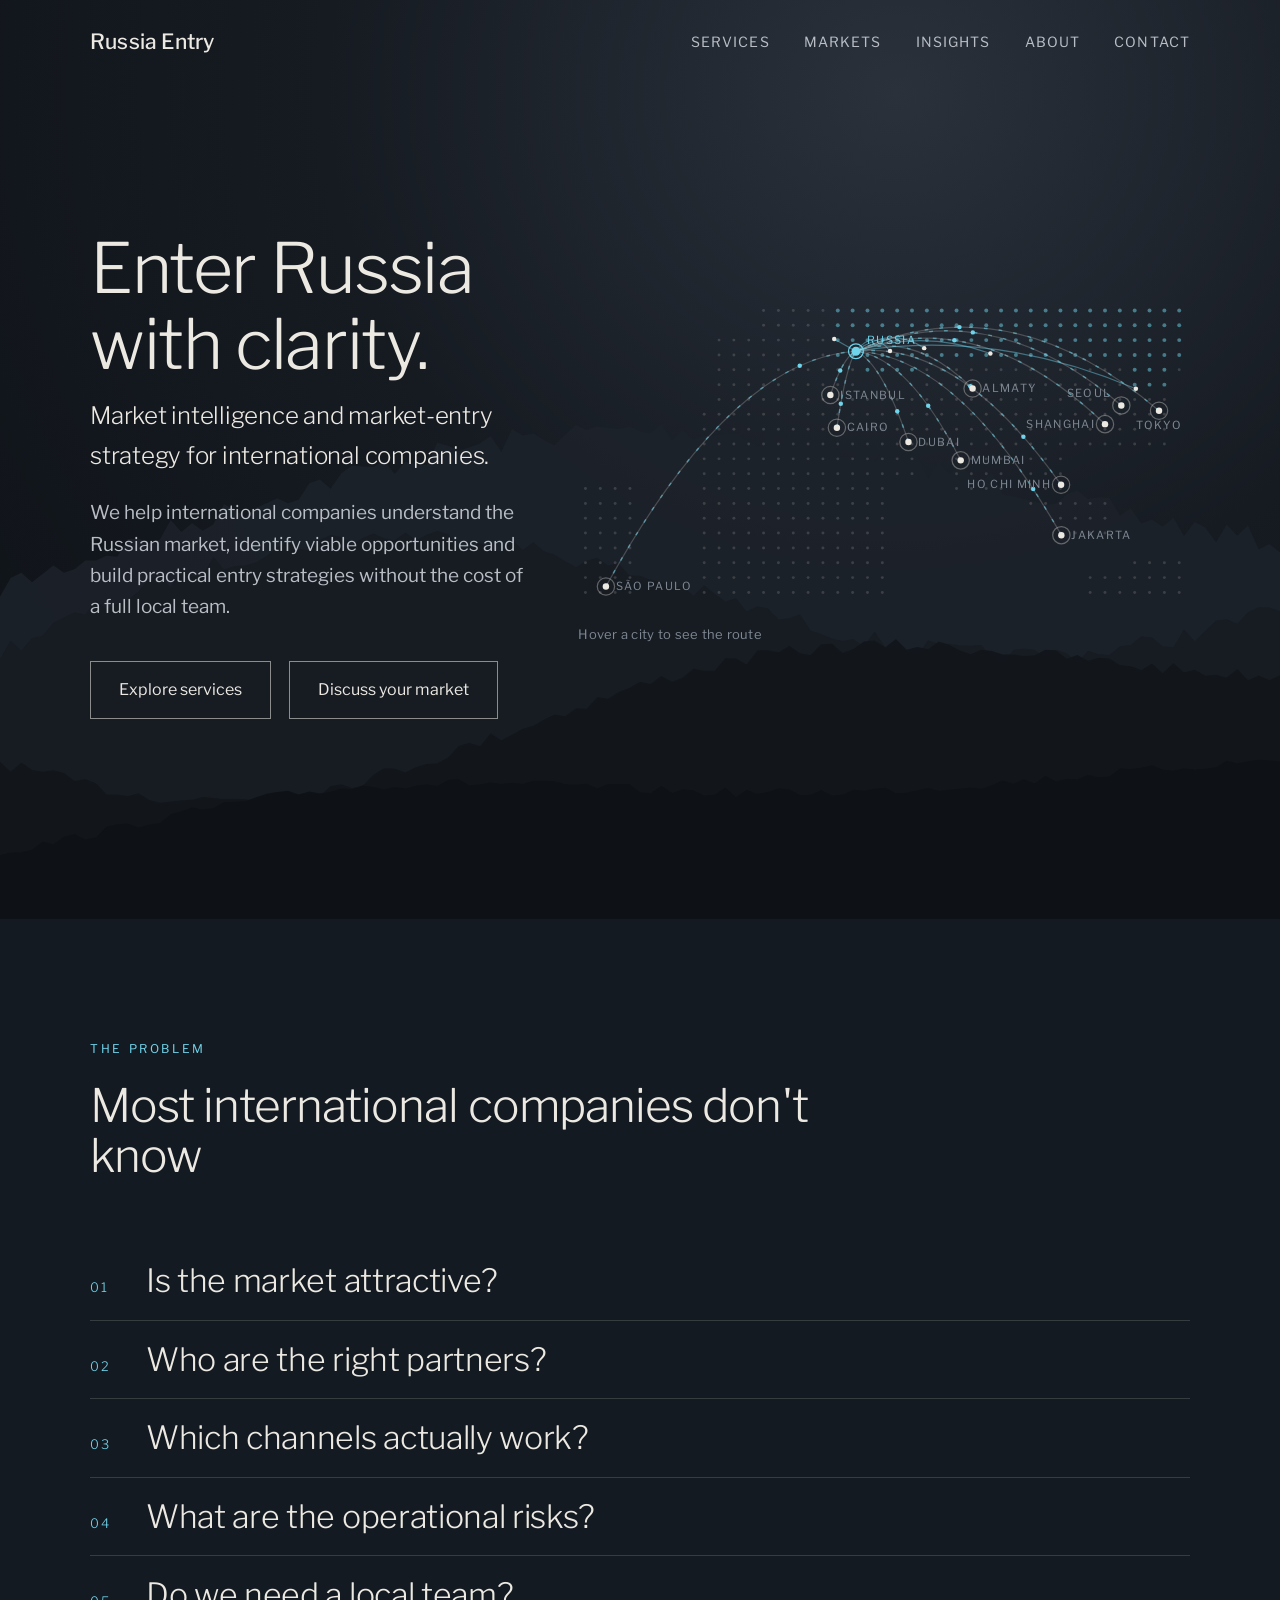
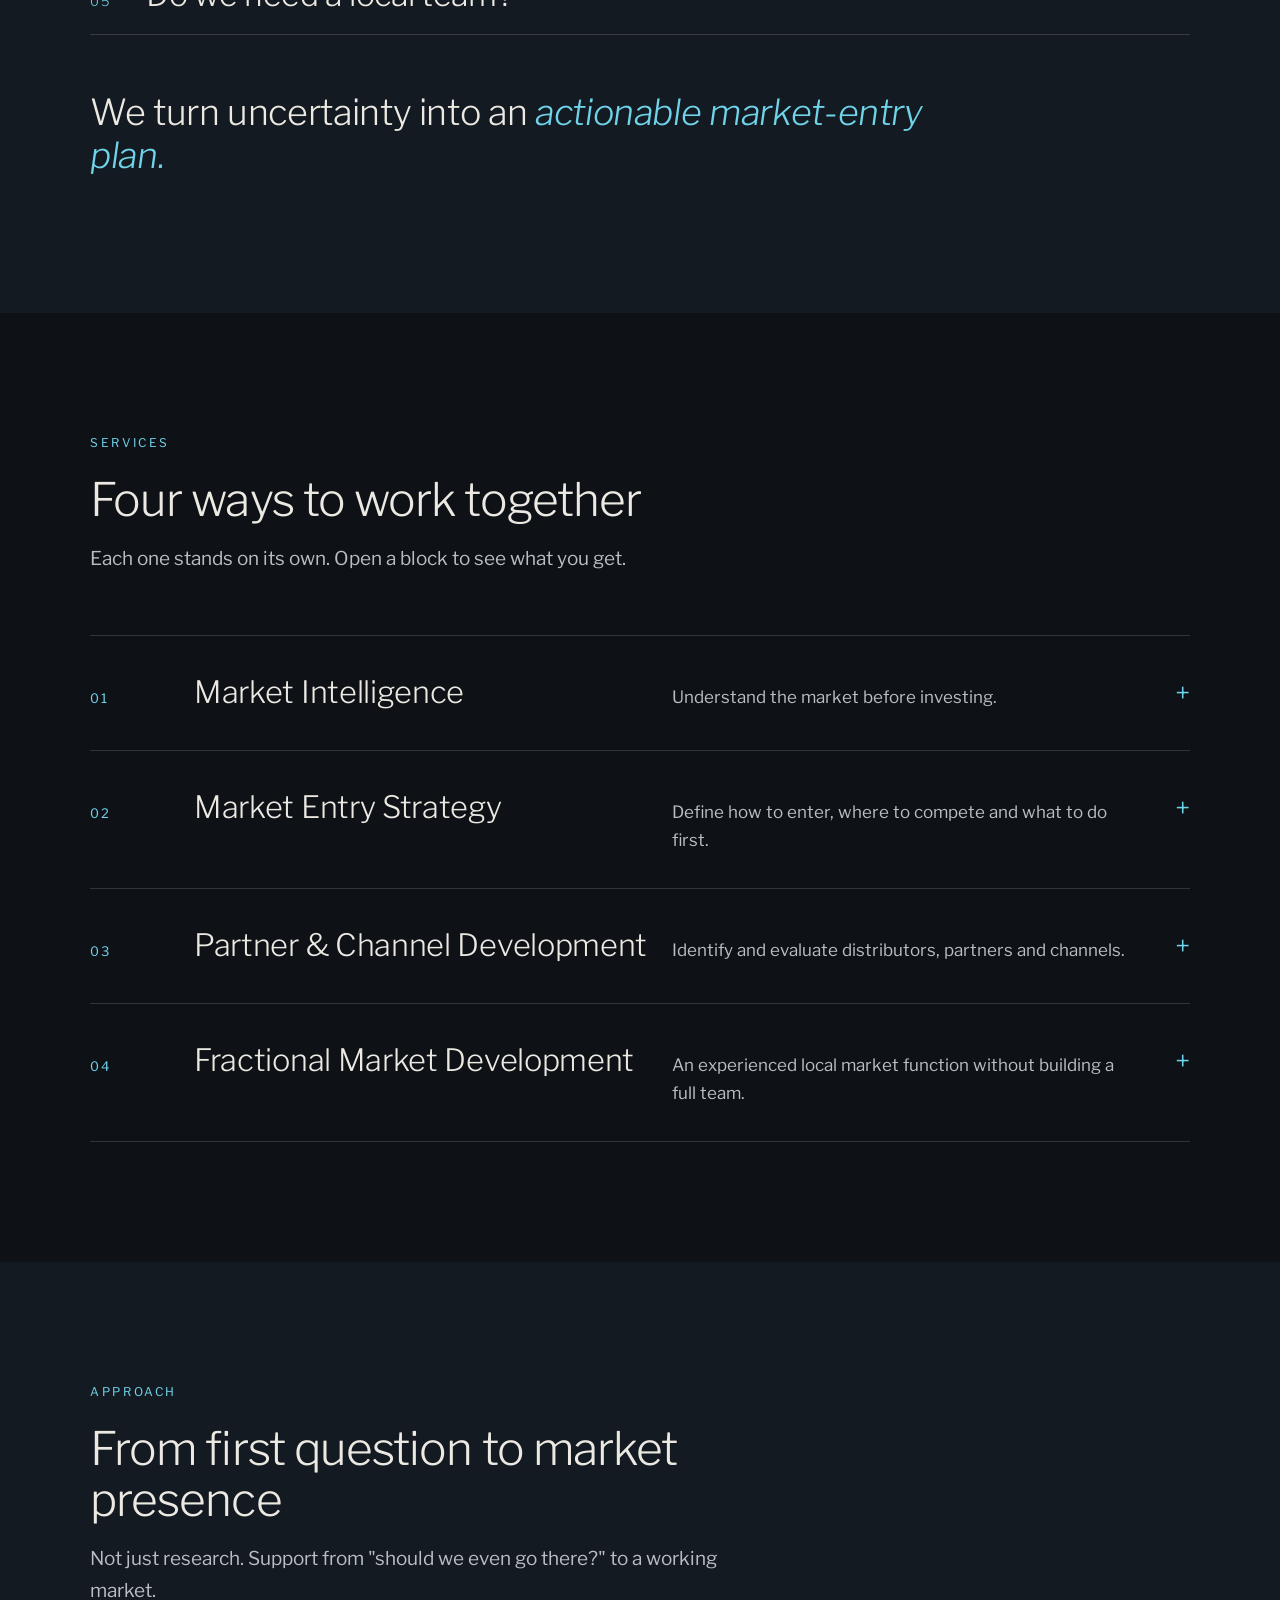
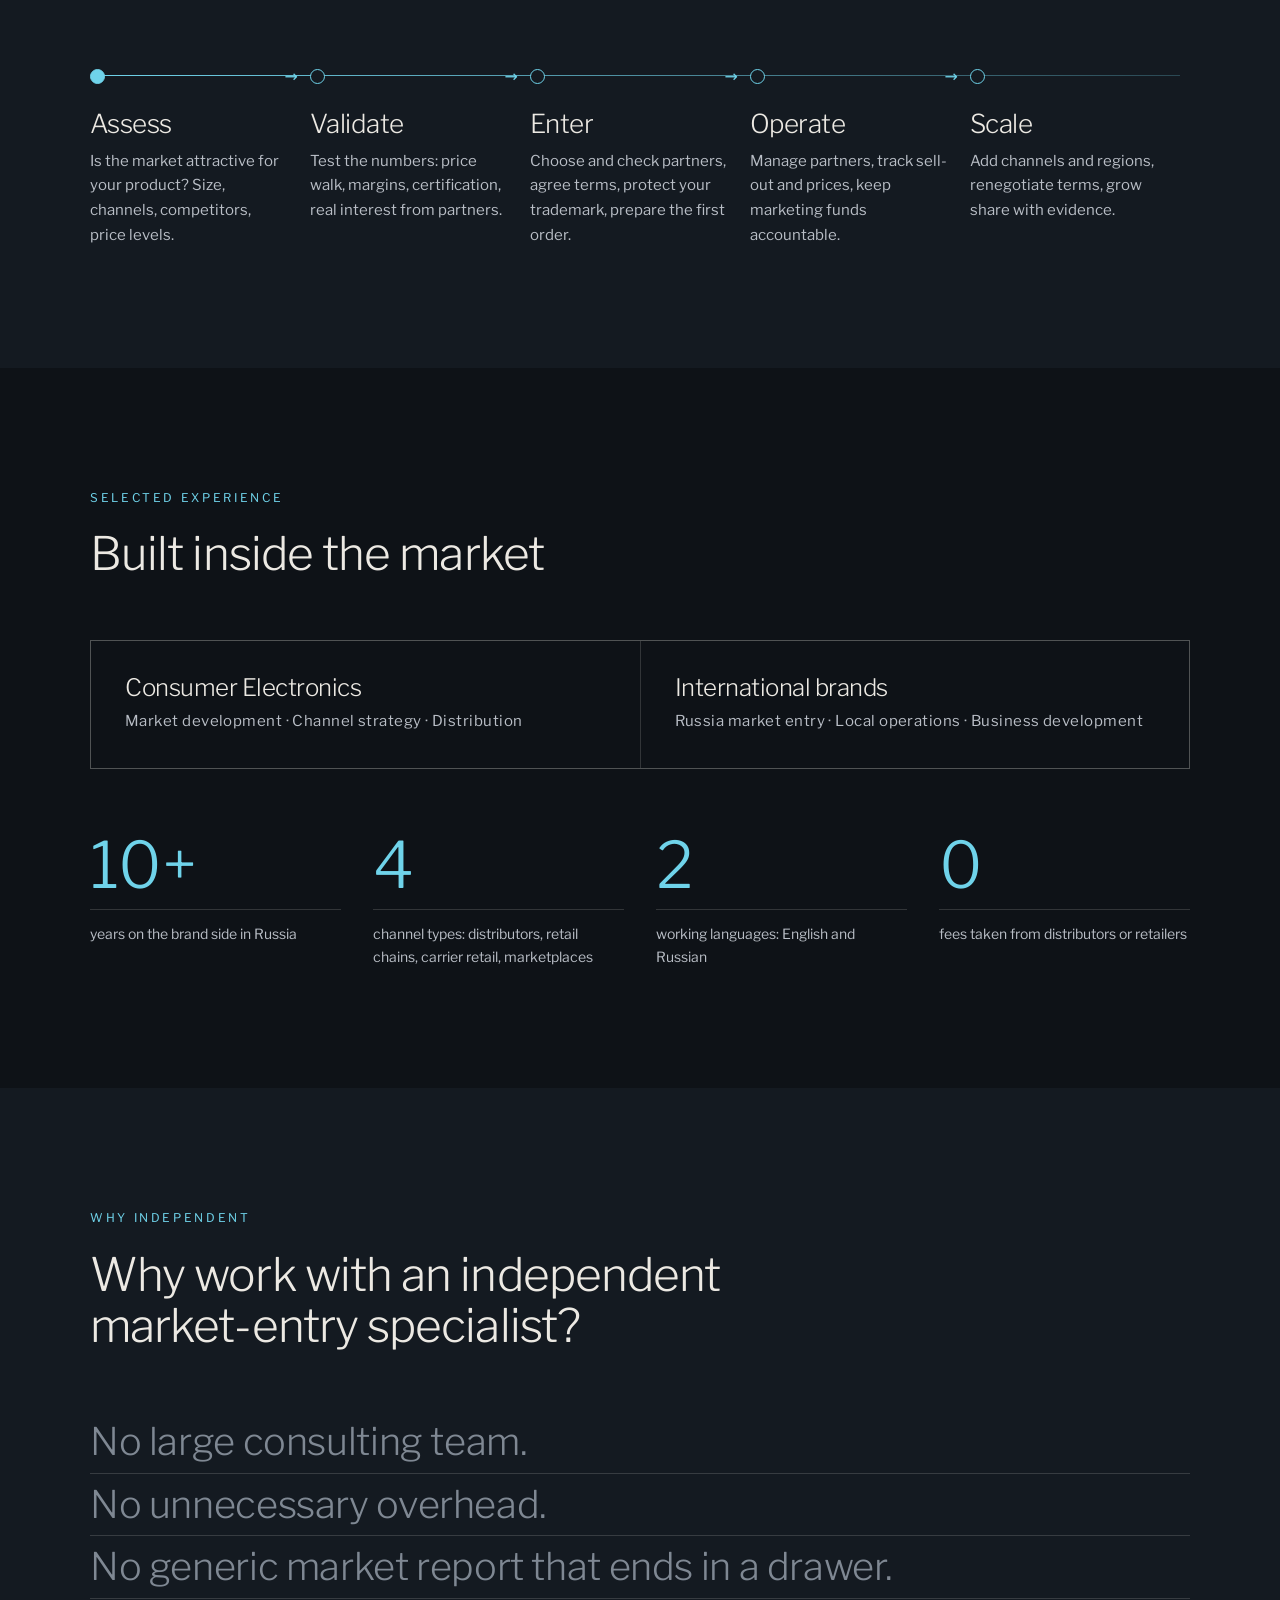
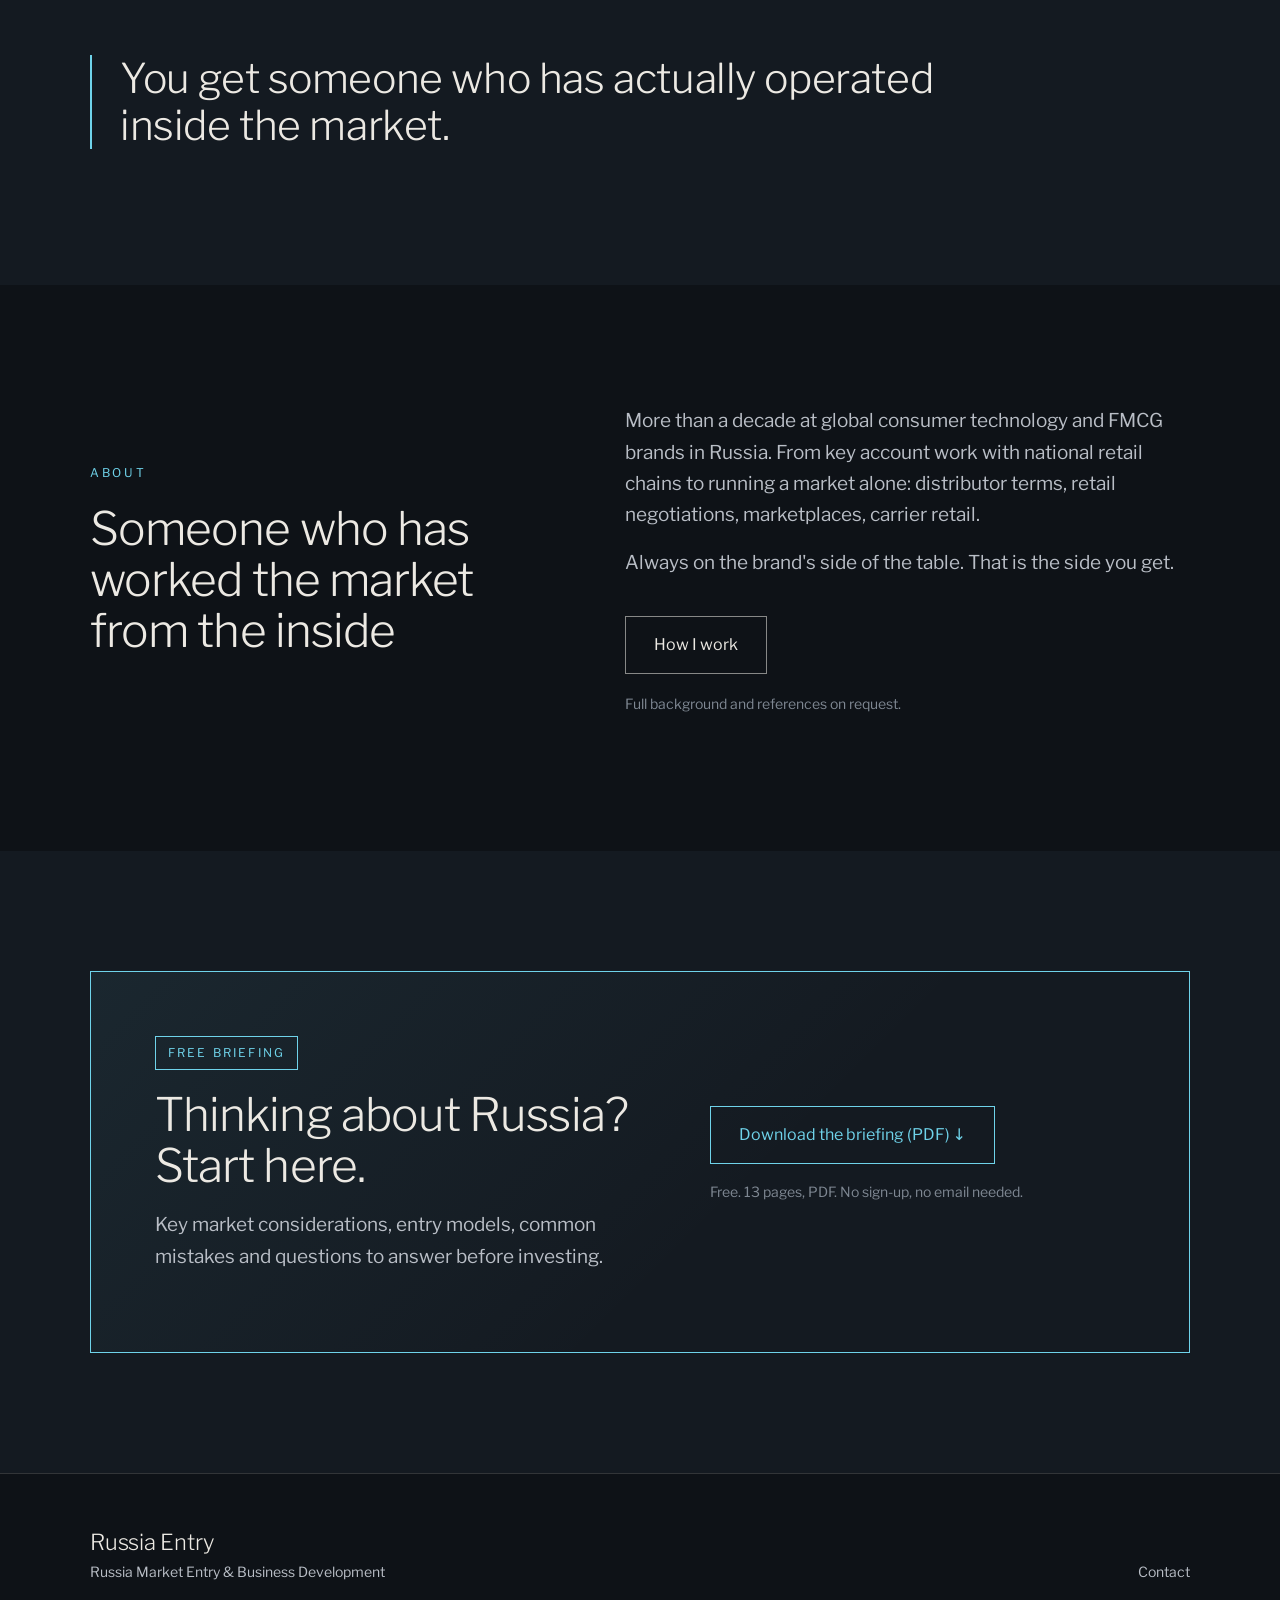
<file: index.html>
<!doctype html>
<html lang="en">
<head>
<meta charset="utf-8">
<meta name="viewport" content="width=device-width, initial-scale=1">
<title>Russia Entry · Market intelligence and market-entry strategy</title>
<meta name="description" content="Market intelligence and market-entry strategy for international companies. Understand the Russian market, find viable opportunities and build a practical entry plan without the cost of a full local team.">
<link rel="canonical" href="https://russiaentry.com/">
<meta property="og:type" content="website">
<meta property="og:site_name" content="Russia Entry">
<meta property="og:title" content="Russia Entry · Market intelligence and market-entry strategy">
<meta property="og:description" content="Market intelligence and market-entry strategy for international companies. Understand the Russian market, find viable opportunities and build a practical entry plan without the cost of a full local team.">
<meta property="og:url" content="https://russiaentry.com/">
<meta name="twitter:card" content="summary">
<link rel="preconnect" href="https://fonts.googleapis.com">
<link rel="preconnect" href="https://fonts.gstatic.com" crossorigin>
<link href="https://fonts.googleapis.com/css2?family=Libre+Franklin:ital,wght@0,300;0,400;0,500;0,600;1,300&display=swap" rel="stylesheet">
<link rel="stylesheet" href="assets/style.css">
<script type="application/ld+json">
{
 "@context": "https://schema.org",
 "@type": "ProfessionalService",
 "name": "Russia Entry",
 "url": "https://russiaentry.com/",
 "email": "hello@russiaentry.com",
 "description": "Independent Russia market-entry consultant for international companies: market intelligence, market entry strategy, distributor and channel development, and fractional market development. Works only for the brand, takes no fees from distributors or retailers.",
 "areaServed": {
  "@type": "Country",
  "name": "Russia"
 },
 "knowsLanguage": [
  "en",
  "ru"
 ],
 "knowsAbout": [
  "Russia market entry",
  "Russian distributors",
  "Wildberries",
  "Ozon",
  "Yandex Market",
  "Russian retail chains",
  "EAEU certification",
  "Chestny Znak marking",
  "trademark registration in Russia",
  "price walk",
  "channel strategy"
 ],
 "hasOfferCatalog": {
  "@type": "OfferCatalog",
  "name": "Services",
  "itemListElement": [
   {
    "@type": "Offer",
    "itemOffered": {
     "@type": "Service",
     "name": "Market Intelligence",
     "url": "https://russiaentry.com/services.html#intelligence"
    },
    "priceSpecification": {
     "@type": "PriceSpecification",
     "minPrice": 300,
     "priceCurrency": "USD"
    }
   },
   {
    "@type": "Offer",
    "itemOffered": {
     "@type": "Service",
     "name": "Market Entry Strategy",
     "url": "https://russiaentry.com/services.html#strategy"
    },
    "priceSpecification": {
     "@type": "PriceSpecification",
     "minPrice": 950,
     "priceCurrency": "USD"
    }
   },
   {
    "@type": "Offer",
    "itemOffered": {
     "@type": "Service",
     "name": "Partner & Channel Development",
     "url": "https://russiaentry.com/services.html#partners"
    },
    "priceSpecification": {
     "@type": "PriceSpecification",
     "minPrice": 1500,
     "priceCurrency": "USD"
    }
   },
   {
    "@type": "Offer",
    "itemOffered": {
     "@type": "Service",
     "name": "Fractional Market Development",
     "url": "https://russiaentry.com/services.html#fractional"
    },
    "priceSpecification": {
     "@type": "UnitPriceSpecification",
     "minPrice": 1000,
     "priceCurrency": "USD",
     "unitText": "month"
    }
   }
  ]
 }
}
</script>
</head>
<body>

<header class="site-header">
  <div class="wrap">
    <a class="logo" href="index.html">Russia Entry</a>
    <button class="nav-toggle" aria-expanded="false" aria-controls="nav">Menu</button>
    <nav class="nav" id="nav">
      <a href="services.html">Services</a>
      <a href="markets.html">Markets</a>
      <a href="insights.html">Insights</a>
      <a href="about.html">About</a>
      <a href="contact.html">Contact</a>
    </nav>
  </div>
</header>

<main>

<section class="hero">
  <svg class="ridges" aria-hidden="true"></svg>
  <div class="wrap">
    <div>
      <h1>Enter Russia with clarity.</h1>
      <p class="sub">Market intelligence and market-entry strategy for international companies.</p>
      <p class="lead">We help international companies understand the Russian market, identify viable opportunities and build practical entry strategies without the cost of a full local team.</p>
      <div class="btn-row">
        <a class="btn" href="#services">Explore services</a>
        <a class="btn" href="contact.html">Discuss your market</a>
      </div>
    </div>
    <div>
      <svg class="netmap" role="img" aria-label="Trade routes from Istanbul, Seoul, Shanghai, Tokyo, Mumbai, Dubai, Ho Chi Minh City, Jakarta, Cairo, Almaty and São Paulo to Russia"></svg>
      <div class="map-caption">Hover a city to see the route</div>
    </div>
  </div>
</section>

<section class="b2">
  <div class="wrap">
    <div class="head">
      <span class="kicker">The problem</span>
      <h2>Most international companies don't know</h2>
    </div>
    <ol class="questions">
      <li>Is the market attractive?</li>
      <li>Who are the right partners?</li>
      <li>Which channels actually work?</li>
      <li>What are the operational risks?</li>
      <li>Do we need a local team?</li>
    </ol>
    <p class="answer">We turn uncertainty into an <em>actionable market-entry plan.</em></p>
  </div>
</section>

<section id="services">
  <div class="wrap">
    <div class="head">
      <span class="kicker">Services</span>
      <h2>Four ways to work together</h2>
      <p class="lead">Each one stands on its own. Open a block to see what you get.</p>
    </div>
    <div class="products">
      <div class="product">
        <button aria-expanded="false"><span class="num">01</span><span class="name">Market Intelligence</span><span class="tag">Understand the market before investing.</span><span class="plus">+</span></button>
        <div class="body"><div><div class="inner">
          <ul>
            <li>Market size, structure and main channels for your category</li>
            <li>Who sells what, where, and at which shelf prices</li>
            <li>Whether your product is already in Russia through grey imports</li>
            <li>A clear recommendation: go deeper, wait, or skip</li>
          </ul>
          <a class="more" href="services.html#intelligence">Details and pricing →</a>
        </div></div></div>
      </div>
      <div class="product">
        <button aria-expanded="false"><span class="num">02</span><span class="name">Market Entry Strategy</span><span class="tag">Define how to enter, where to compete and what to do first.</span><span class="plus">+</span></button>
        <div class="body"><div><div class="inner">
          <ul>
            <li>The right entry model: distributor, retail chains, marketplaces or a mix</li>
            <li>Price walk from factory price to shelf, with every margin in between</li>
            <li>Certification, labelling and trademark steps for your category</li>
            <li>Key risks and a 90-day action plan</li>
          </ul>
          <a class="more" href="services.html#strategy">Details and pricing →</a>
        </div></div></div>
      </div>
      <div class="product">
        <button aria-expanded="false"><span class="num">03</span><span class="name">Partner &amp; Channel Development</span><span class="tag">Identify and evaluate distributors, partners and channels.</span><span class="plus">+</span></button>
        <div class="body"><div><div class="inner">
          <ul>
            <li>Long list of partners who actually work your category</li>
            <li>Outreach and first conversations in Russian on your behalf</li>
            <li>Background checks: ownership, courts, finances, brands they carry</li>
            <li>Side-by-side comparison of terms, support until first agreement</li>
          </ul>
          <a class="more" href="services.html#partners">Details and pricing →</a>
        </div></div></div>
      </div>
      <div class="product">
        <button aria-expanded="false"><span class="num">04</span><span class="name">Fractional Market Development</span><span class="tag">An experienced local market function without building a full team.</span><span class="plus">+</span></button>
        <div class="body"><div><div class="inner">
          <ul>
            <li>Ongoing partner management and follow-up in Russian</li>
            <li>Monthly sell-in, sell-out and stock reporting for your HQ</li>
            <li>Price monitoring across marketplaces and retail chains</li>
            <li>Support in annual terms negotiations</li>
          </ul>
          <a class="more" href="services.html#fractional">Details and pricing →</a>
        </div></div></div>
      </div>
    </div>
  </div>
</section>

<section class="b2">
  <div class="wrap">
    <div class="head">
      <span class="kicker">Approach</span>
      <h2>From first question to market presence</h2>
      <p class="lead">Not just research. Support from "should we even go there?" to a working market.</p>
    </div>
    <div class="journey">
      <div class="stage"><span class="arrow">→</span><h3>Assess</h3><p>Is the market attractive for your product? Size, channels, competitors, price levels.</p></div>
      <div class="stage"><span class="arrow">→</span><h3>Validate</h3><p>Test the numbers: price walk, margins, certification, real interest from partners.</p></div>
      <div class="stage"><span class="arrow">→</span><h3>Enter</h3><p>Choose and check partners, agree terms, protect your trademark, prepare the first order.</p></div>
      <div class="stage"><span class="arrow">→</span><h3>Operate</h3><p>Manage partners, track sell-out and prices, keep marketing funds accountable.</p></div>
      <div class="stage"><h3>Scale</h3><p>Add channels and regions, renegotiate terms, grow share with evidence.</p></div>
    </div>
  </div>
</section>

<section>
  <div class="wrap">
    <div class="head">
      <span class="kicker">Selected experience</span>
      <h2>Built inside the market</h2>
    </div>
    <div class="areas">
      <div class="area"><h3>Consumer Electronics</h3><p>Market development · Channel strategy · Distribution</p></div>
      <div class="area"><h3>International brands</h3><p>Russia market entry · Local operations · Business development</p></div>
    </div>
    <div class="stats">
      <div class="stat"><div class="big">10+</div><div class="lbl">years on the brand side in Russia</div></div>
      <div class="stat"><div class="big">4</div><div class="lbl">channel types: distributors, retail chains, carrier retail, marketplaces</div></div>
      <div class="stat"><div class="big">2</div><div class="lbl">working languages: English and Russian</div></div>
      <div class="stat"><div class="big">0</div><div class="lbl">fees taken from distributors or retailers</div></div>
    </div>
  </div>
</section>

<section class="b2">
  <div class="wrap">
    <div class="head">
      <span class="kicker">Why independent</span>
      <h2>Why work with an independent market-entry specialist?</h2>
    </div>
    <ul class="nos">
      <li>No large consulting team.</li>
      <li>No unnecessary overhead.</li>
      <li>No generic market report that ends in a drawer.</li>
    </ul>
    <p class="yes">You get someone who has actually operated inside the market.</p>
  </div>
</section>

<section>
  <div class="wrap about">
    <div>
      <span class="kicker">About</span>
      <h2>Someone who has worked the market from the inside</h2>
    </div>
    <div>
      <p class="lead">More than a decade at global consumer technology and FMCG brands in Russia. From key account work with national retail chains to running a market alone: distributor terms, retail negotiations, marketplaces, carrier retail.</p>
      <p class="lead">Always on the brand's side of the table. That is the side you get.</p>
      <div class="btn-row"><a class="btn" href="about.html">How I work</a></div>
      <p class="muted" style="margin-top:18px;font-size:14px">Full background and references on request.</p>
    </div>
  </div>
</section>

<section class="b2">
  <div class="wrap">
    <div class="briefing">
      <div>
        <span class="pill">Free briefing</span>
        <h2>Thinking about Russia? Start here.</h2>
        <p class="lead">Key market considerations, entry models, common mistakes and questions to answer before investing.</p>
      </div>
      <div>
        <a class="btn btn-gold" href="russia-entry-briefing.pdf" download>Download the briefing (PDF) ↓</a>
        <p class="muted" style="margin-top:16px;font-size:14px">Free. 13 pages, PDF. No sign-up, no email needed.</p>
      </div>
    </div>
  </div>
</section>

</main>

<footer class="site-footer">
  <div class="wrap">
    <div>
      <div class="fname">Russia Entry</div>
      <div class="frole">Russia Market Entry &amp; Business Development</div>
    </div>
    <div><a href="contact.html">Contact</a></div>
  </div>
</footer>

<script src="assets/site.js"></script>
</body>
</html>
</file>
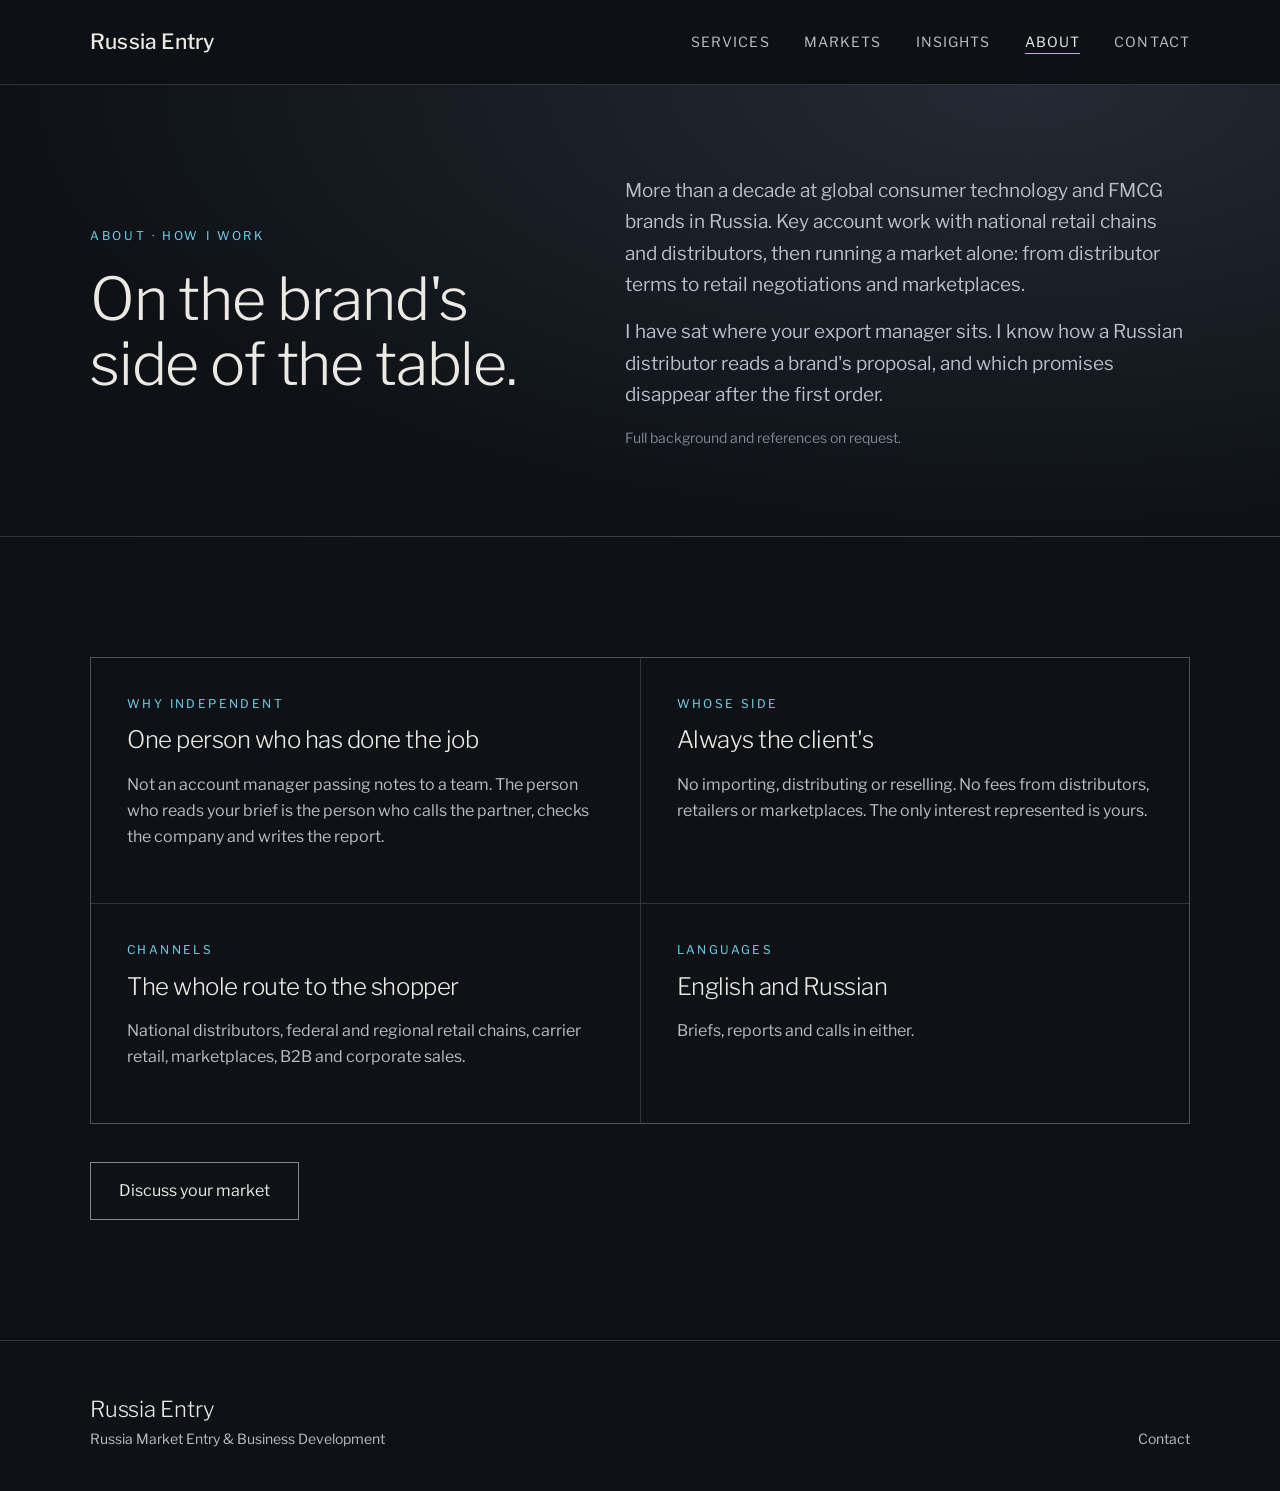
<file: about.html>
<!doctype html>
<html lang="en">
<head>
<meta charset="utf-8">
<meta name="viewport" content="width=device-width, initial-scale=1">
<title>About · Russia Entry</title>
<meta name="description" content="Independent market-entry specialist with more than a decade on the brand side in Russia. How I work with international companies.">
<link rel="canonical" href="https://russiaentry.com/about.html">
<meta property="og:type" content="website">
<meta property="og:site_name" content="Russia Entry">
<meta property="og:title" content="About · Russia Entry">
<meta property="og:description" content="Independent market-entry specialist with more than a decade on the brand side in Russia. How I work with international companies.">
<meta property="og:url" content="https://russiaentry.com/about.html">
<meta name="twitter:card" content="summary">
<link rel="preconnect" href="https://fonts.googleapis.com">
<link rel="preconnect" href="https://fonts.gstatic.com" crossorigin>
<link href="https://fonts.googleapis.com/css2?family=Libre+Franklin:ital,wght@0,300;0,400;0,500;0,600;1,300&display=swap" rel="stylesheet">
<link rel="stylesheet" href="assets/style.css">
</head>
<body>

<header class="site-header solid">
  <div class="wrap">
    <a class="logo" href="index.html">Russia Entry</a>
    <button class="nav-toggle" aria-expanded="false" aria-controls="nav">Menu</button>
    <nav class="nav" id="nav">
      <a href="services.html">Services</a>
      <a href="markets.html">Markets</a>
      <a href="insights.html">Insights</a>
      <a href="about.html" aria-current="page">About</a>
      <a href="contact.html">Contact</a>
    </nav>
  </div>
</header>

<main>
<section class="page-hero">
  <div class="wrap about">
    <div>
      <span class="kicker">About · How I work</span>
      <h1>On the brand's side of the table.</h1>
    </div>
    <div>
      <p class="lead">More than a decade at global consumer technology and FMCG brands in Russia. Key account work with national retail chains and distributors, then running a market alone: from distributor terms to retail negotiations and marketplaces.</p>
      <p class="lead">I have sat where your export manager sits. I know how a Russian distributor reads a brand's proposal, and which promises disappear after the first order.</p>
      <p class="muted" style="font-size:14px">Full background and references on request.</p>
    </div>
  </div>
</section>

<section>
  <div class="wrap">
    <div class="cards">
      <div><span class="tag">Why independent</span><h3>One person who has done the job</h3><p>Not an account manager passing notes to a team. The person who reads your brief is the person who calls the partner, checks the company and writes the report.</p></div>
      <div><span class="tag">Whose side</span><h3>Always the client's</h3><p>No importing, distributing or reselling. No fees from distributors, retailers or marketplaces. The only interest represented is yours.</p></div>
      <div><span class="tag">Channels</span><h3>The whole route to the shopper</h3><p>National distributors, federal and regional retail chains, carrier retail, marketplaces, B2B and corporate sales.</p></div>
      <div><span class="tag">Languages</span><h3>English and Russian</h3><p>Briefs, reports and calls in either.</p></div>
    </div>
    <div class="btn-row"><a class="btn" href="contact.html">Discuss your market</a></div>
  </div>
</section>

</main>

<footer class="site-footer">
  <div class="wrap">
    <div>
      <div class="fname">Russia Entry</div>
      <div class="frole">Russia Market Entry &amp; Business Development</div>
    </div>
    <div><a href="contact.html">Contact</a></div>
  </div>
</footer>

<script src="assets/site.js"></script>
</body>
</html>
</file>
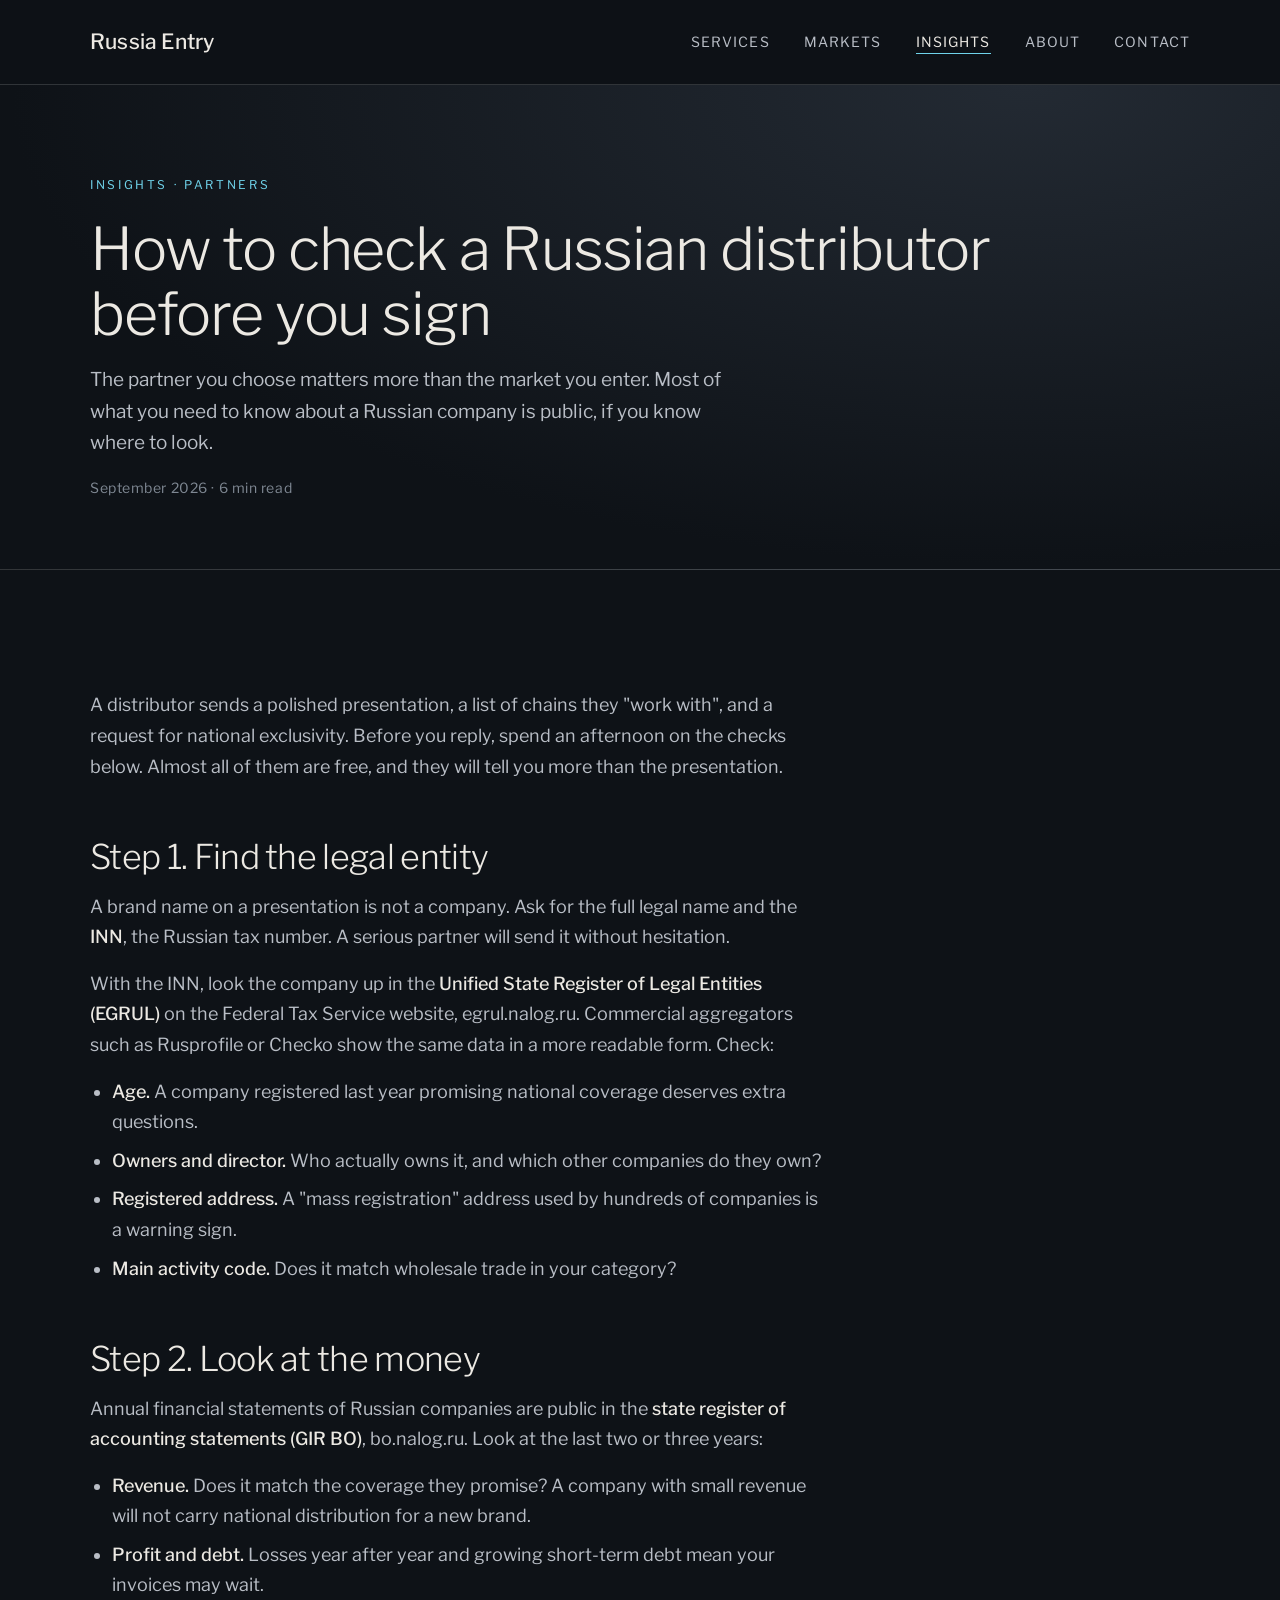
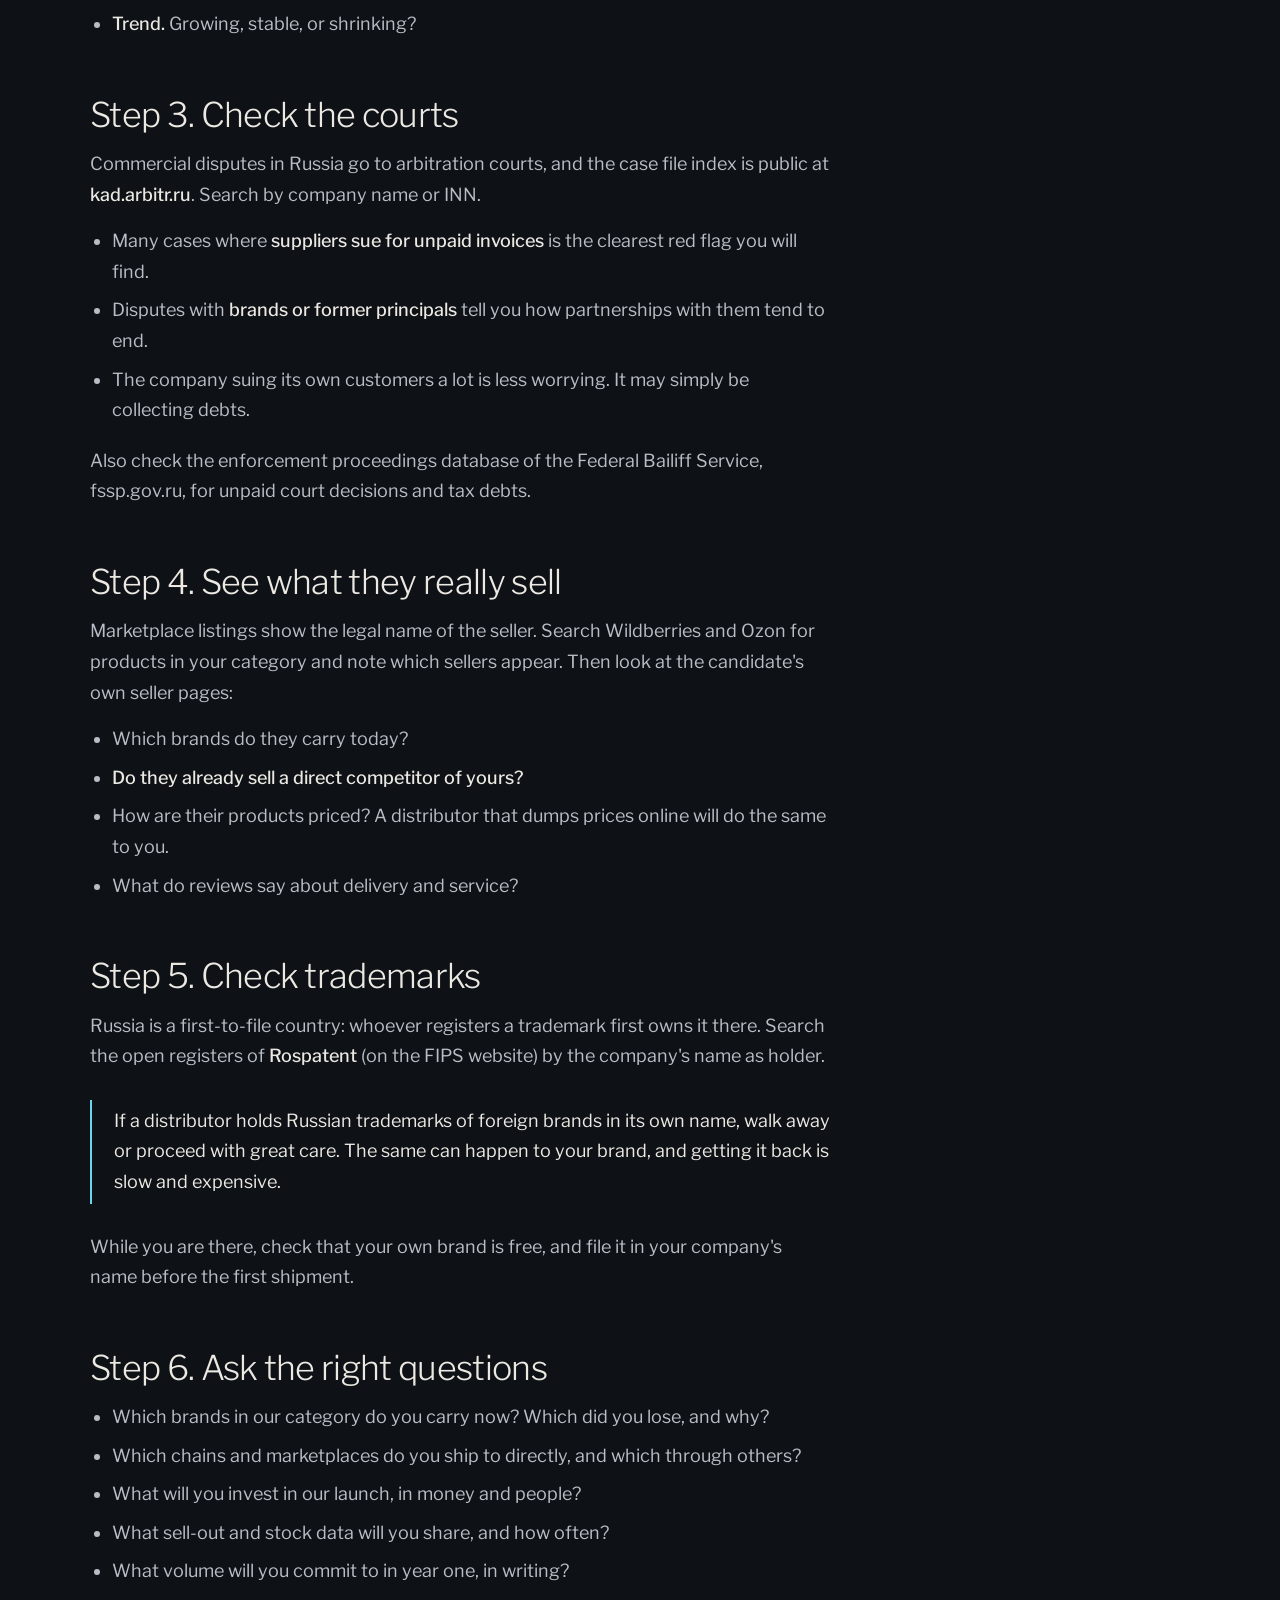
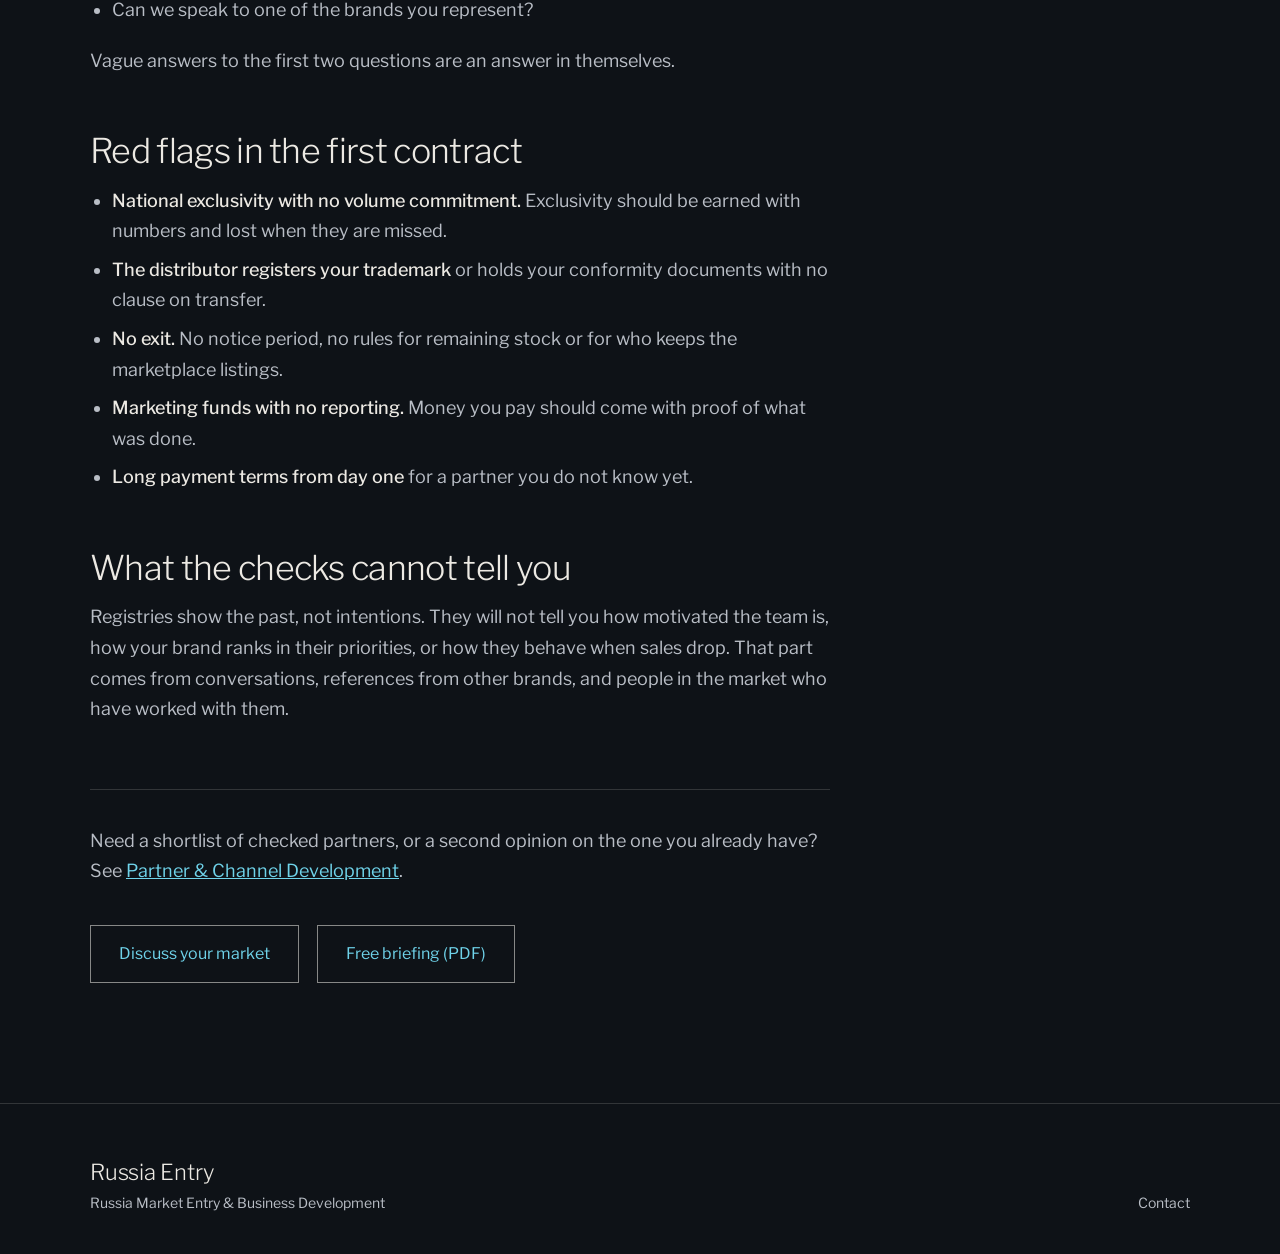
<file: check-russian-distributor.html>
<!doctype html>
<html lang="en">
<head>
<meta charset="utf-8">
<meta name="viewport" content="width=device-width, initial-scale=1">
<title>How to check a Russian distributor before you sign · Russia Entry</title>
<meta name="description" content="The public Russian registries anyone can use to check a distributor, the questions to ask, and the red flags in the first contract. A practical checklist for foreign brands.">
<link rel="canonical" href="https://russiaentry.com/check-russian-distributor.html">
<meta property="og:type" content="article">
<meta property="og:site_name" content="Russia Entry">
<meta property="og:title" content="How to check a Russian distributor before you sign">
<meta property="og:description" content="The public Russian registries anyone can use to check a distributor, the questions to ask, and the red flags in the first contract. A practical checklist for foreign brands.">
<meta property="og:url" content="https://russiaentry.com/check-russian-distributor.html">
<meta name="twitter:card" content="summary">
<link rel="preconnect" href="https://fonts.googleapis.com">
<link rel="preconnect" href="https://fonts.gstatic.com" crossorigin>
<link href="https://fonts.googleapis.com/css2?family=Libre+Franklin:ital,wght@0,300;0,400;0,500;0,600;1,300&display=swap" rel="stylesheet">
<link rel="stylesheet" href="assets/style.css">
<script type="application/ld+json">
{
 "@context": "https://schema.org",
 "@type": "Article",
 "headline": "How to check a Russian distributor before you sign",
 "description": "The public Russian registries anyone can use to check a distributor, the questions to ask, and the red flags in the first contract. A practical checklist for foreign brands.",
 "datePublished": "2026-09-27",
 "dateModified": "2026-09-27",
 "author": {
  "@type": "Organization",
  "name": "Russia Entry",
  "url": "https://russiaentry.com/"
 },
 "publisher": {
  "@type": "Organization",
  "name": "Russia Entry",
  "url": "https://russiaentry.com/"
 },
 "mainEntityOfPage": "https://russiaentry.com/check-russian-distributor.html"
}
</script>
</head>
<body>

<header class="site-header solid">
  <div class="wrap">
    <a class="logo" href="index.html">Russia Entry</a>
    <button class="nav-toggle" aria-expanded="false" aria-controls="nav">Menu</button>
    <nav class="nav" id="nav">
      <a href="services.html">Services</a>
      <a href="markets.html">Markets</a>
      <a href="insights.html" aria-current="page">Insights</a>
      <a href="about.html">About</a>
      <a href="contact.html">Contact</a>
    </nav>
  </div>
</header>

<main>
<section class="page-hero">
  <div class="wrap">
    <span class="kicker">Insights · Partners</span>
    <h1>How to check a Russian distributor before you sign</h1>
    <p class="lead">The partner you choose matters more than the market you enter. Most of what you need to know about a Russian company is public, if you know where to look.</p>
    <div class="article-meta">September 2026 · 6 min read</div>
  </div>
</section>

<section>
  <div class="wrap">
    <div class="prose">

      <p>A distributor sends a polished presentation, a list of chains they "work with", and a request for national exclusivity. Before you reply, spend an afternoon on the checks below. Almost all of them are free, and they will tell you more than the presentation.</p>

      <h2>Step 1. Find the legal entity</h2>
      <p>A brand name on a presentation is not a company. Ask for the full legal name and the <strong>INN</strong>, the Russian tax number. A serious partner will send it without hesitation.</p>
      <p>With the INN, look the company up in the <strong>Unified State Register of Legal Entities (EGRUL)</strong> on the Federal Tax Service website, egrul.nalog.ru. Commercial aggregators such as Rusprofile or Checko show the same data in a more readable form. Check:</p>
      <ul>
        <li><strong>Age.</strong> A company registered last year promising national coverage deserves extra questions.</li>
        <li><strong>Owners and director.</strong> Who actually owns it, and which other companies do they own?</li>
        <li><strong>Registered address.</strong> A "mass registration" address used by hundreds of companies is a warning sign.</li>
        <li><strong>Main activity code.</strong> Does it match wholesale trade in your category?</li>
      </ul>

      <h2>Step 2. Look at the money</h2>
      <p>Annual financial statements of Russian companies are public in the <strong>state register of accounting statements (GIR BO)</strong>, bo.nalog.ru. Look at the last two or three years:</p>
      <ul>
        <li><strong>Revenue.</strong> Does it match the coverage they promise? A company with small revenue will not carry national distribution for a new brand.</li>
        <li><strong>Profit and debt.</strong> Losses year after year and growing short-term debt mean your invoices may wait.</li>
        <li><strong>Trend.</strong> Growing, stable, or shrinking?</li>
      </ul>

      <h2>Step 3. Check the courts</h2>
      <p>Commercial disputes in Russia go to arbitration courts, and the case file index is public at <strong>kad.arbitr.ru</strong>. Search by company name or INN.</p>
      <ul>
        <li>Many cases where <strong>suppliers sue for unpaid invoices</strong> is the clearest red flag you will find.</li>
        <li>Disputes with <strong>brands or former principals</strong> tell you how partnerships with them tend to end.</li>
        <li>The company suing its own customers a lot is less worrying. It may simply be collecting debts.</li>
      </ul>
      <p>Also check the enforcement proceedings database of the Federal Bailiff Service, fssp.gov.ru, for unpaid court decisions and tax debts.</p>

      <h2>Step 4. See what they really sell</h2>
      <p>Marketplace listings show the legal name of the seller. Search Wildberries and Ozon for products in your category and note which sellers appear. Then look at the candidate's own seller pages:</p>
      <ul>
        <li>Which brands do they carry today?</li>
        <li><strong>Do they already sell a direct competitor of yours?</strong></li>
        <li>How are their products priced? A distributor that dumps prices online will do the same to you.</li>
        <li>What do reviews say about delivery and service?</li>
      </ul>

      <h2>Step 5. Check trademarks</h2>
      <p>Russia is a first-to-file country: whoever registers a trademark first owns it there. Search the open registers of <strong>Rospatent</strong> (on the FIPS website) by the company's name as holder.</p>
      <div class="callout"><p>If a distributor holds Russian trademarks of foreign brands in its own name, walk away or proceed with great care. The same can happen to your brand, and getting it back is slow and expensive.</p></div>
      <p>While you are there, check that your own brand is free, and file it in your company's name before the first shipment.</p>

      <h2>Step 6. Ask the right questions</h2>
      <ul>
        <li>Which brands in our category do you carry now? Which did you lose, and why?</li>
        <li>Which chains and marketplaces do you ship to directly, and which through others?</li>
        <li>What will you invest in our launch, in money and people?</li>
        <li>What sell-out and stock data will you share, and how often?</li>
        <li>What volume will you commit to in year one, in writing?</li>
        <li>Can we speak to one of the brands you represent?</li>
      </ul>
      <p>Vague answers to the first two questions are an answer in themselves.</p>

      <h2>Red flags in the first contract</h2>
      <ul>
        <li><strong>National exclusivity with no volume commitment.</strong> Exclusivity should be earned with numbers and lost when they are missed.</li>
        <li><strong>The distributor registers your trademark</strong> or holds your conformity documents with no clause on transfer.</li>
        <li><strong>No exit.</strong> No notice period, no rules for remaining stock or for who keeps the marketplace listings.</li>
        <li><strong>Marketing funds with no reporting.</strong> Money you pay should come with proof of what was done.</li>
        <li><strong>Long payment terms from day one</strong> for a partner you do not know yet.</li>
      </ul>

      <h2>What the checks cannot tell you</h2>
      <p>Registries show the past, not intentions. They will not tell you how motivated the team is, how your brand ranks in their priorities, or how they behave when sales drop. That part comes from conversations, references from other brands, and people in the market who have worked with them.</p>

      <div class="article-cta">
        <p>Need a shortlist of checked partners, or a second opinion on the one you already have? See <a href="services.html#partners">Partner &amp; Channel Development</a>.</p>
        <div class="btn-row"><a class="btn" href="contact.html">Discuss your market</a><a class="btn" href="russia-entry-briefing.pdf" download>Free briefing (PDF)</a></div>
      </div>

    </div>
  </div>
</section>

</main>

<footer class="site-footer">
  <div class="wrap">
    <div>
      <div class="fname">Russia Entry</div>
      <div class="frole">Russia Market Entry &amp; Business Development</div>
    </div>
    <div><a href="contact.html">Contact</a></div>
  </div>
</footer>

<script src="assets/site.js"></script>
</body>
</html>
</file>
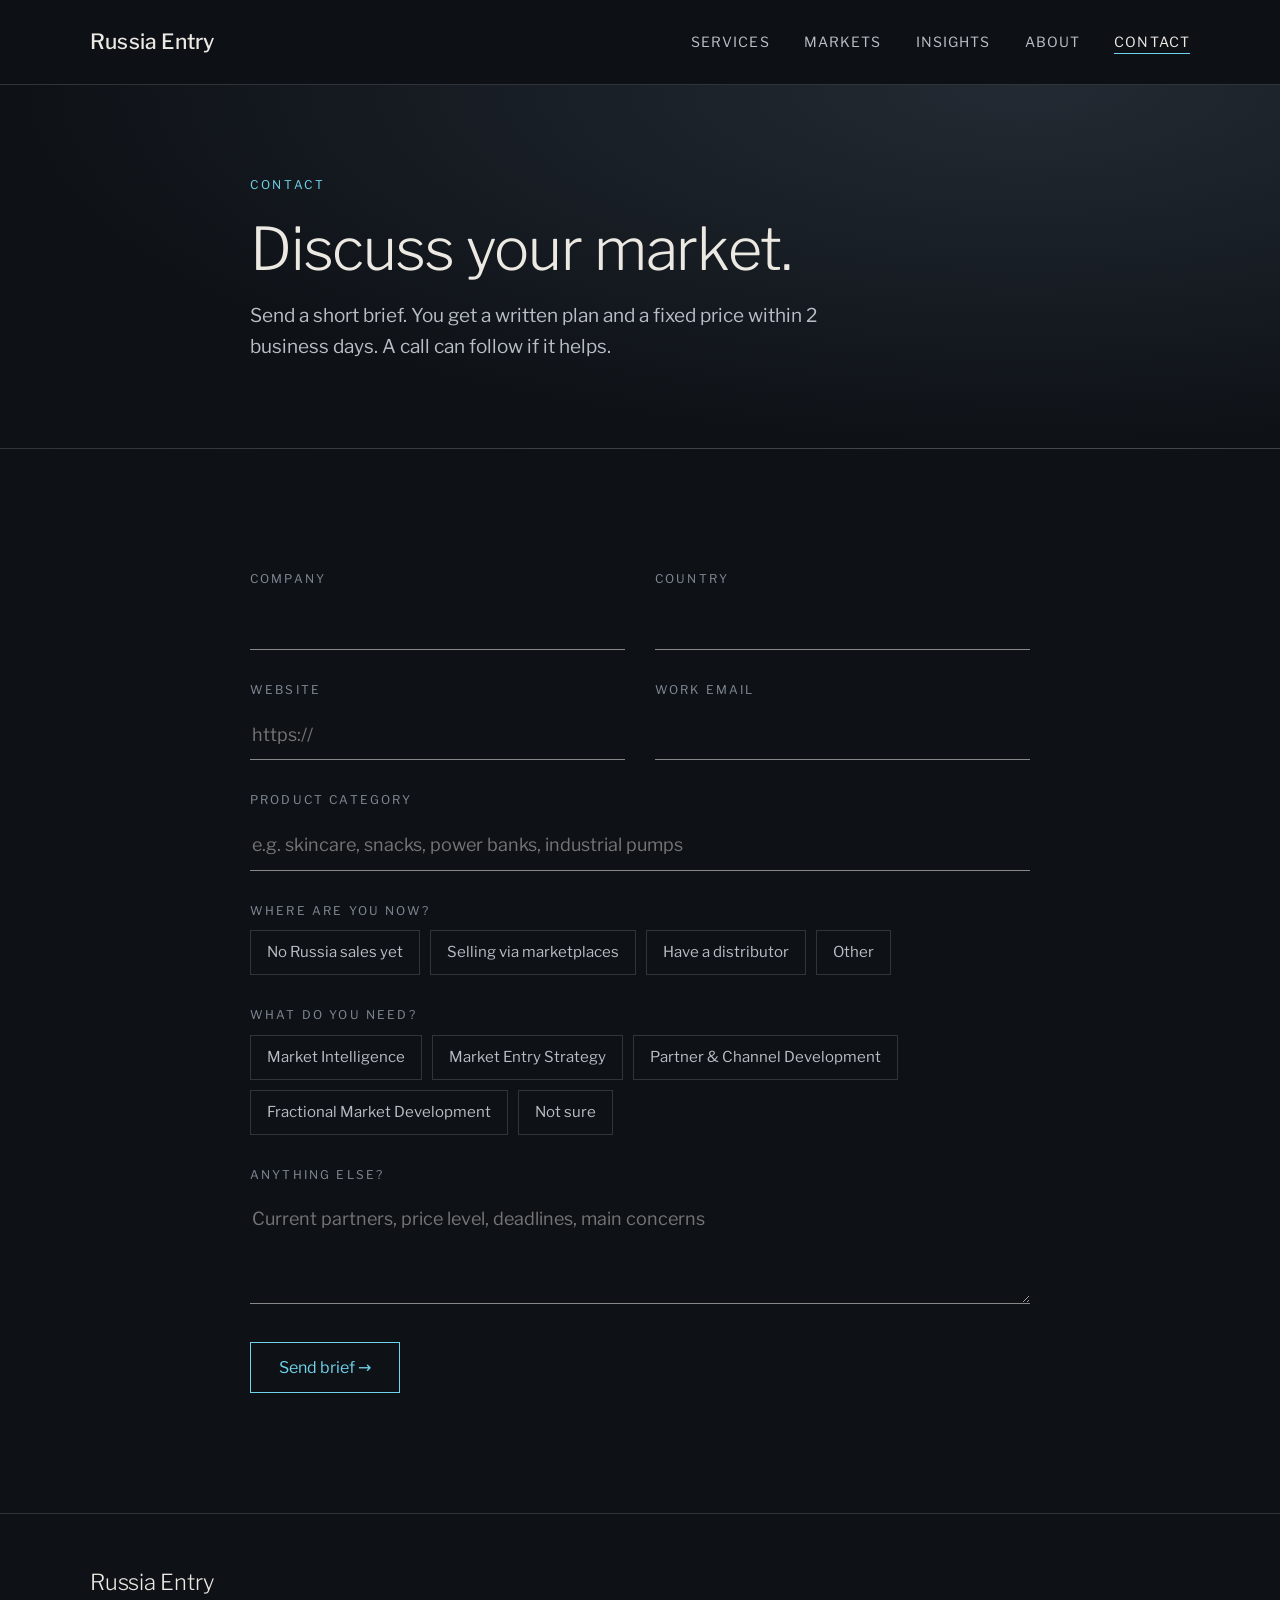
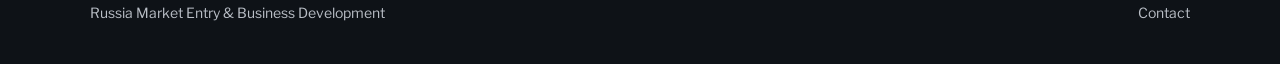
<file: contact.html>
<!doctype html>
<html lang="en">
<head>
<meta charset="utf-8">
<meta name="viewport" content="width=device-width, initial-scale=1">
<title>Contact · Russia Entry</title>
<meta name="description" content="Tell us about your company and your plans for Russia. A written plan and a fixed price within 2 business days.">
<link rel="canonical" href="https://russiaentry.com/contact.html">
<meta property="og:type" content="website">
<meta property="og:site_name" content="Russia Entry">
<meta property="og:title" content="Contact · Russia Entry">
<meta property="og:description" content="Tell us about your company and your plans for Russia. A written plan and a fixed price within 2 business days.">
<meta property="og:url" content="https://russiaentry.com/contact.html">
<meta name="twitter:card" content="summary">
<link rel="preconnect" href="https://fonts.googleapis.com">
<link rel="preconnect" href="https://fonts.gstatic.com" crossorigin>
<link href="https://fonts.googleapis.com/css2?family=Libre+Franklin:ital,wght@0,300;0,400;0,500;0,600;1,300&display=swap" rel="stylesheet">
<link rel="stylesheet" href="assets/style.css">
</head>
<body>

<header class="site-header solid">
  <div class="wrap">
    <a class="logo" href="index.html">Russia Entry</a>
    <button class="nav-toggle" aria-expanded="false" aria-controls="nav">Menu</button>
    <nav class="nav" id="nav">
      <a href="services.html">Services</a>
      <a href="markets.html">Markets</a>
      <a href="insights.html">Insights</a>
      <a href="about.html">About</a>
      <a href="contact.html" aria-current="page">Contact</a>
    </nav>
  </div>
</header>

<main>
<section class="page-hero">
  <div class="wrap" style="max-width:860px">
    <span class="kicker">Contact</span>
    <h1>Discuss your market.</h1>
    <p class="lead">Send a short brief. You get a written plan and a fixed price within 2 business days. A call can follow if it helps.</p>
  </div>
</section>

<section>
  <div class="wrap" style="max-width:860px">
    <form class="form" data-endpoint="https://formspree.io/f/xppwoype" data-email="hello@russiaentry.com" data-done="#brief-done">
      <div class="row2">
        <div class="field"><label for="company">Company</label><input id="company" name="company" type="text" required></div>
        <div class="field"><label for="country">Country</label><input id="country" name="country" type="text" required></div>
      </div>
      <div class="row2">
        <div class="field"><label for="website">Website</label><input id="website" name="website" type="url" placeholder="https://"></div>
        <div class="field"><label for="email">Work email</label><input id="email" name="email" type="email" required></div>
      </div>
      <div class="field"><label for="category">Product category</label><input id="category" name="category" type="text" placeholder="e.g. skincare, snacks, power banks, industrial pumps" required></div>
      <fieldset class="field"><legend>Where are you now?</legend><div class="options">
        <label><input type="radio" name="stage" value="No Russia sales yet" required><span>No Russia sales yet</span></label>
        <label><input type="radio" name="stage" value="Selling via marketplaces"><span>Selling via marketplaces</span></label>
        <label><input type="radio" name="stage" value="Have a distributor"><span>Have a distributor</span></label>
        <label><input type="radio" name="stage" value="Other"><span>Other</span></label>
      </div></fieldset>
      <fieldset class="field"><legend>What do you need?</legend><div class="options">
        <label><input type="radio" name="need" value="intelligence" required><span>Market Intelligence</span></label>
        <label><input type="radio" name="need" value="strategy"><span>Market Entry Strategy</span></label>
        <label><input type="radio" name="need" value="partners"><span>Partner &amp; Channel Development</span></label>
        <label><input type="radio" name="need" value="fractional"><span>Fractional Market Development</span></label>
        <label><input type="radio" name="need" value="not-sure"><span>Not sure</span></label>
      </div></fieldset>
      <div class="field"><label for="notes">Anything else?</label><textarea id="notes" name="notes" placeholder="Current partners, price level, deadlines, main concerns"></textarea></div>
      <div><button class="btn btn-gold" type="submit">Send brief →</button></div>
    </form>
    <div class="form-done" id="brief-done"><h2>Thank you.</h2><p class="lead">Brief received. You'll get a reply within 2 business days.</p></div>
  </div>
</section>

</main>

<footer class="site-footer">
  <div class="wrap">
    <div>
      <div class="fname">Russia Entry</div>
      <div class="frole">Russia Market Entry &amp; Business Development</div>
    </div>
    <div><a href="contact.html">Contact</a></div>
  </div>
</footer>

<script src="assets/site.js"></script>
</body>
</html>
</file>
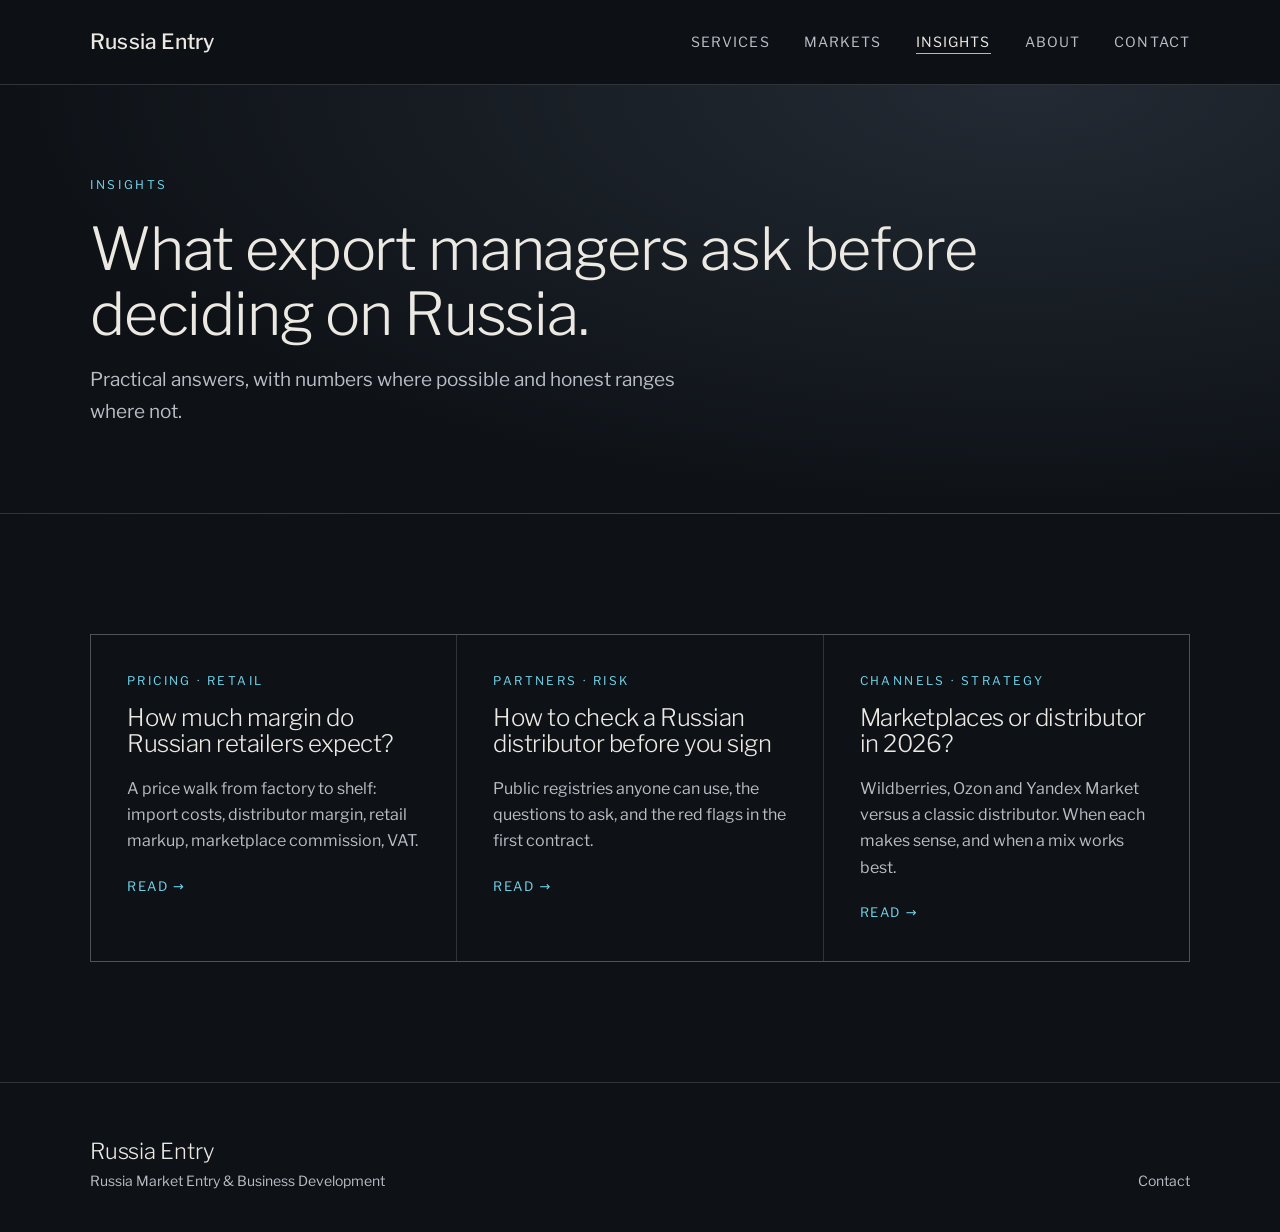
<file: insights.html>
<!doctype html>
<html lang="en">
<head>
<meta charset="utf-8">
<meta name="viewport" content="width=device-width, initial-scale=1">
<title>Insights · Russia Entry</title>
<meta name="description" content="Practical articles for export managers: retail margins in Russia, how to check a Russian distributor, marketplaces versus distributors.">
<link rel="canonical" href="https://russiaentry.com/insights.html">
<meta property="og:type" content="website">
<meta property="og:site_name" content="Russia Entry">
<meta property="og:title" content="Insights · Russia Entry">
<meta property="og:description" content="Practical articles for export managers: retail margins in Russia, how to check a Russian distributor, marketplaces versus distributors.">
<meta property="og:url" content="https://russiaentry.com/insights.html">
<meta name="twitter:card" content="summary">
<link rel="preconnect" href="https://fonts.googleapis.com">
<link rel="preconnect" href="https://fonts.gstatic.com" crossorigin>
<link href="https://fonts.googleapis.com/css2?family=Libre+Franklin:ital,wght@0,300;0,400;0,500;0,600;1,300&display=swap" rel="stylesheet">
<link rel="stylesheet" href="assets/style.css">
</head>
<body>

<header class="site-header solid">
  <div class="wrap">
    <a class="logo" href="index.html">Russia Entry</a>
    <button class="nav-toggle" aria-expanded="false" aria-controls="nav">Menu</button>
    <nav class="nav" id="nav">
      <a href="services.html">Services</a>
      <a href="markets.html">Markets</a>
      <a href="insights.html" aria-current="page">Insights</a>
      <a href="about.html">About</a>
      <a href="contact.html">Contact</a>
    </nav>
  </div>
</header>

<main>
<section class="page-hero">
  <div class="wrap">
    <span class="kicker">Insights</span>
    <h1>What export managers ask before deciding on Russia.</h1>
    <p class="lead">Practical answers, with numbers where possible and honest ranges where not.</p>
  </div>
</section>

<section>
  <div class="wrap">
    <div class="cards c3">
      <article><span class="tag">Pricing · Retail</span><h3><a href="russian-retail-margins.html">How much margin do Russian retailers expect?</a></h3><p>A price walk from factory to shelf: import costs, distributor margin, retail markup, marketplace commission, VAT.</p><a class="read" href="russian-retail-margins.html">Read →</a></article>
      <article><span class="tag">Partners · Risk</span><h3><a href="check-russian-distributor.html">How to check a Russian distributor before you sign</a></h3><p>Public registries anyone can use, the questions to ask, and the red flags in the first contract.</p><a class="read" href="check-russian-distributor.html">Read →</a></article>
      <article><span class="tag">Channels · Strategy</span><h3><a href="marketplaces-or-distributor.html">Marketplaces or distributor in 2026?</a></h3><p>Wildberries, Ozon and Yandex Market versus a classic distributor. When each makes sense, and when a mix works best.</p><a class="read" href="marketplaces-or-distributor.html">Read →</a></article>
    </div>
  </div>
</section>

</main>

<footer class="site-footer">
  <div class="wrap">
    <div>
      <div class="fname">Russia Entry</div>
      <div class="frole">Russia Market Entry &amp; Business Development</div>
    </div>
    <div><a href="contact.html">Contact</a></div>
  </div>
</footer>

<script src="assets/site.js"></script>
</body>
</html>
</file>
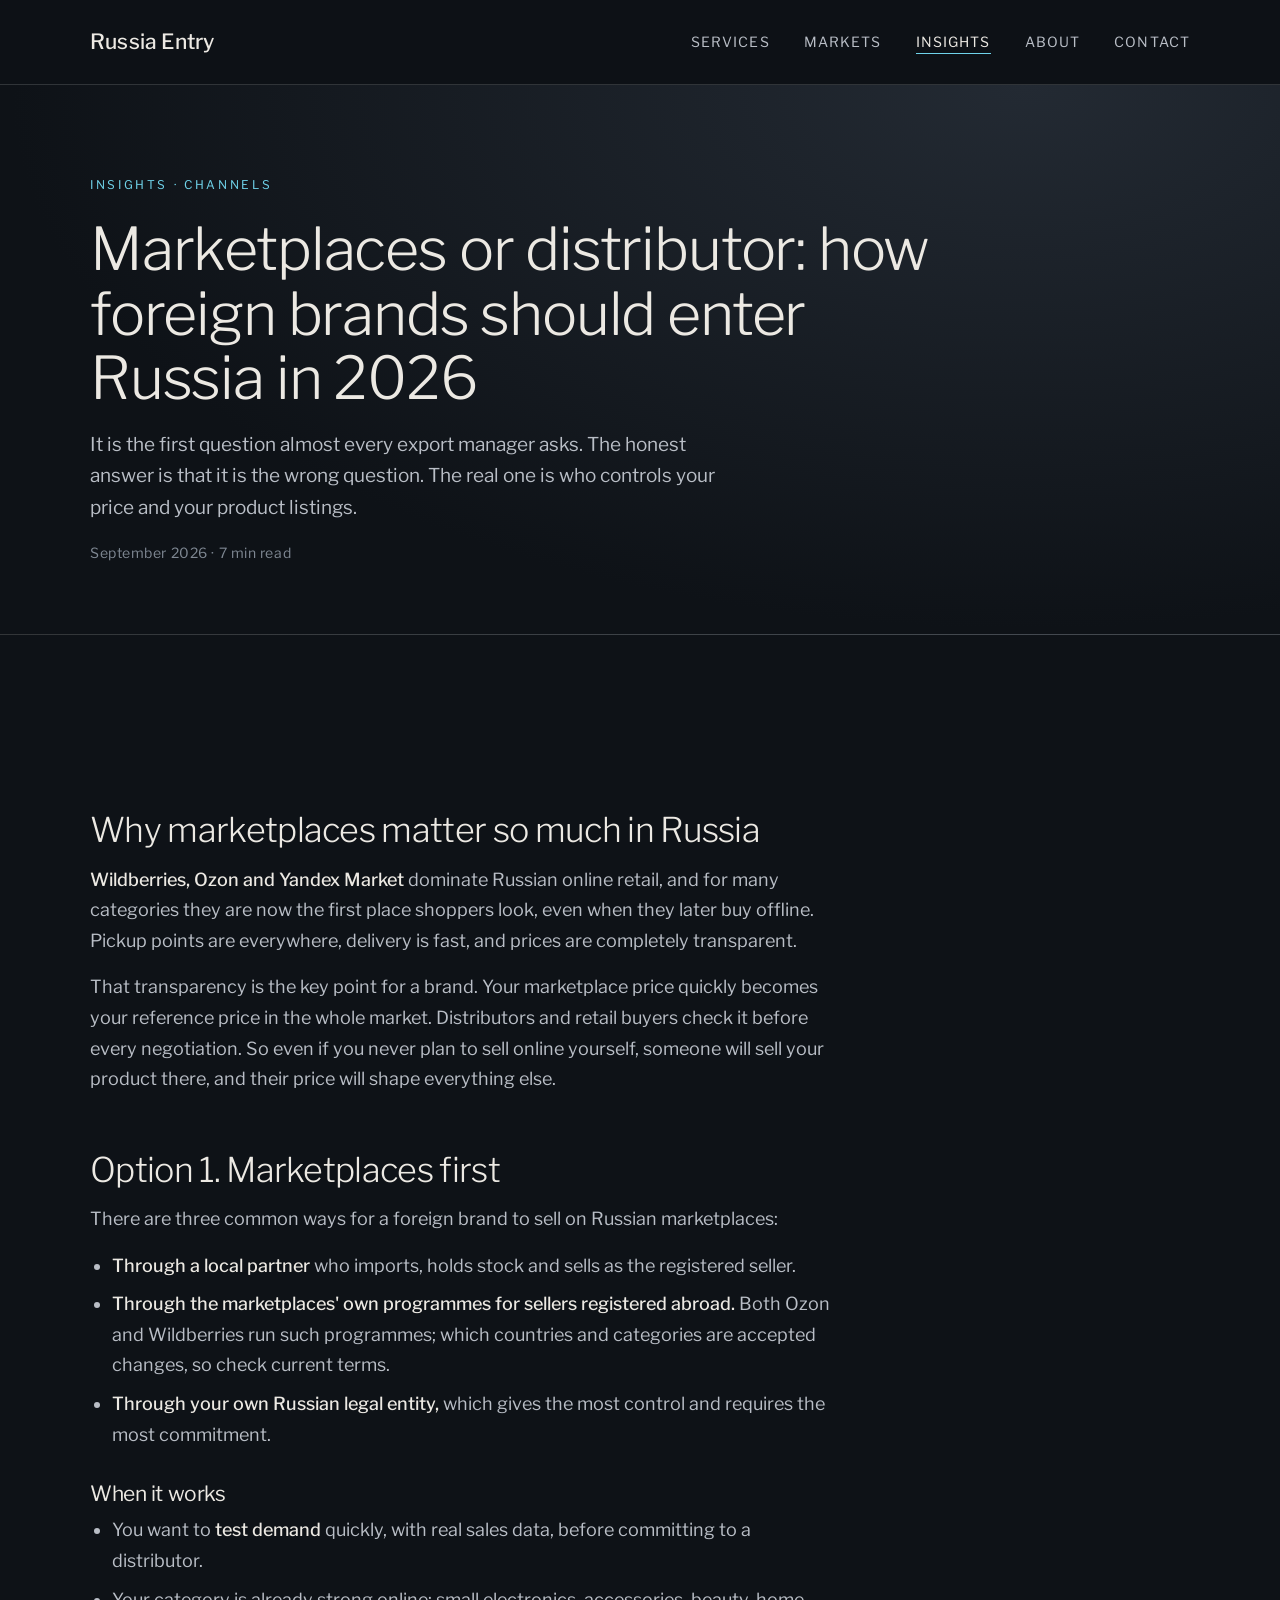
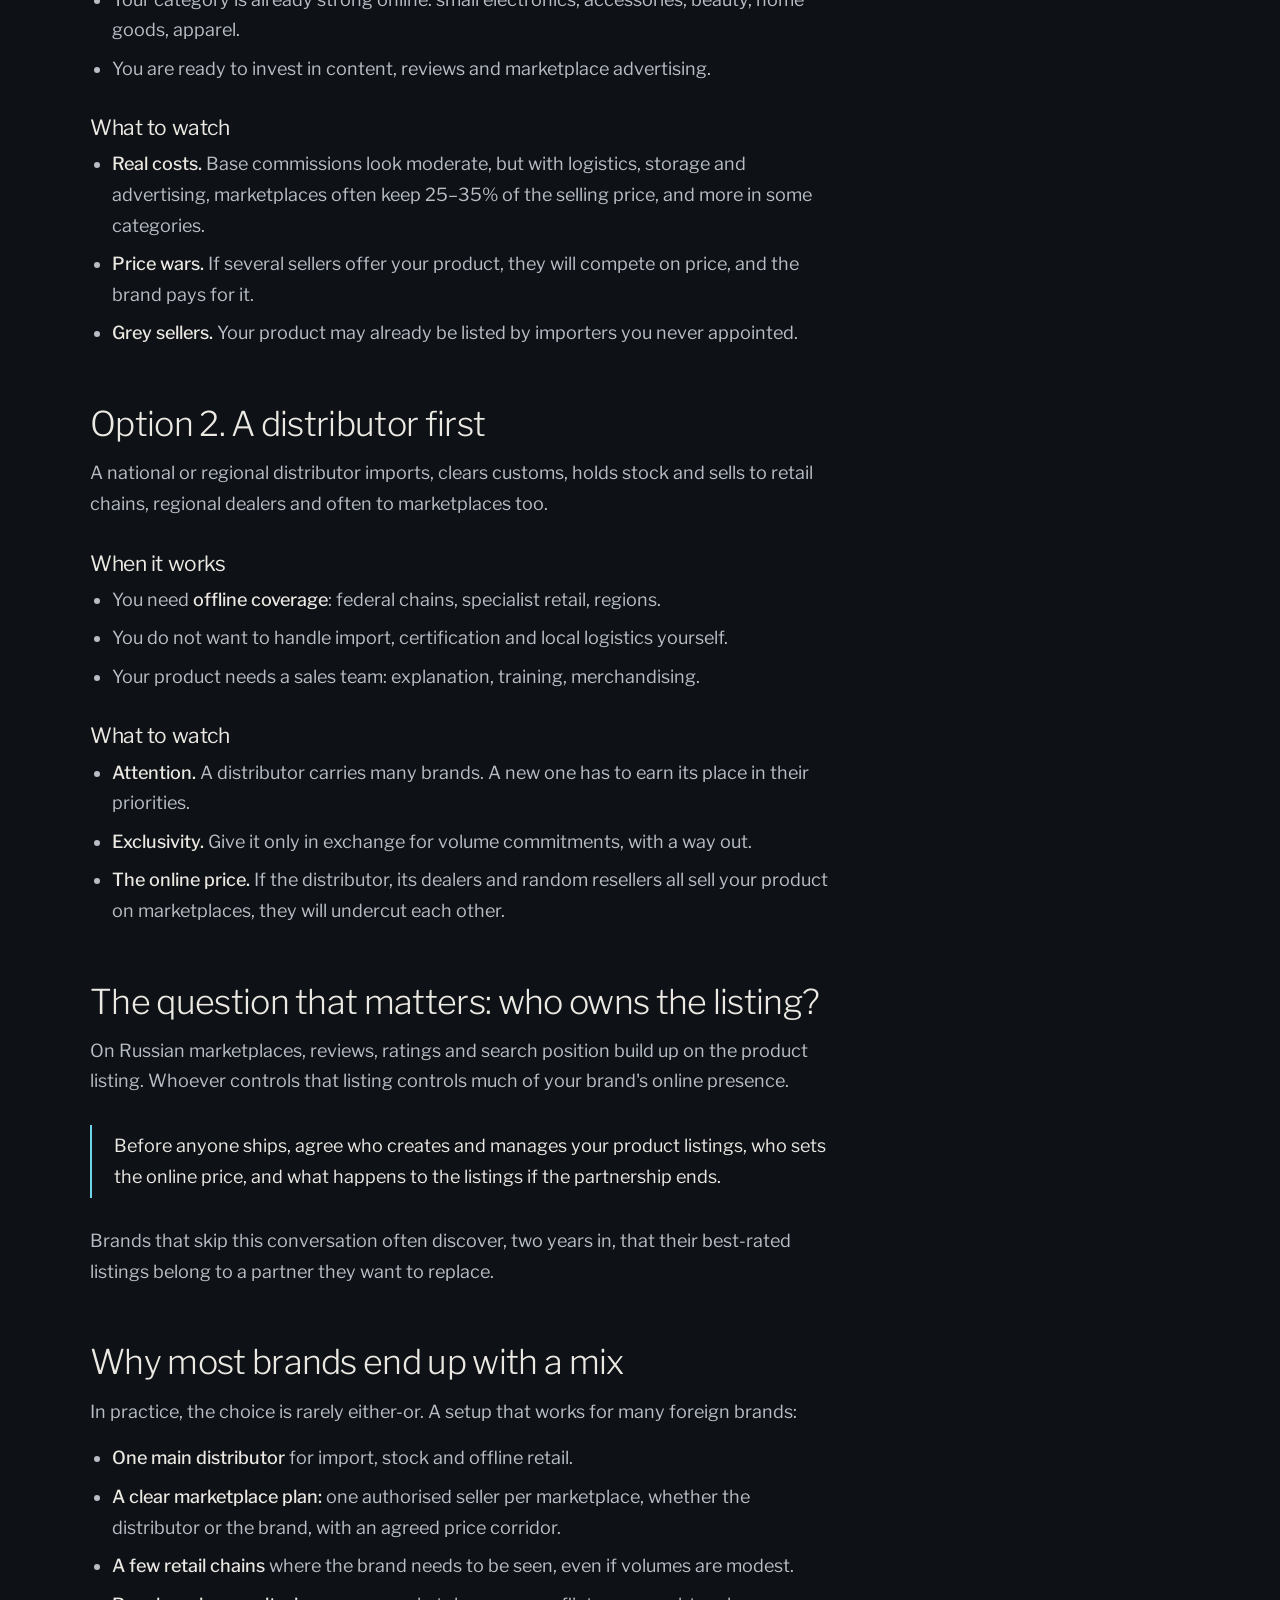
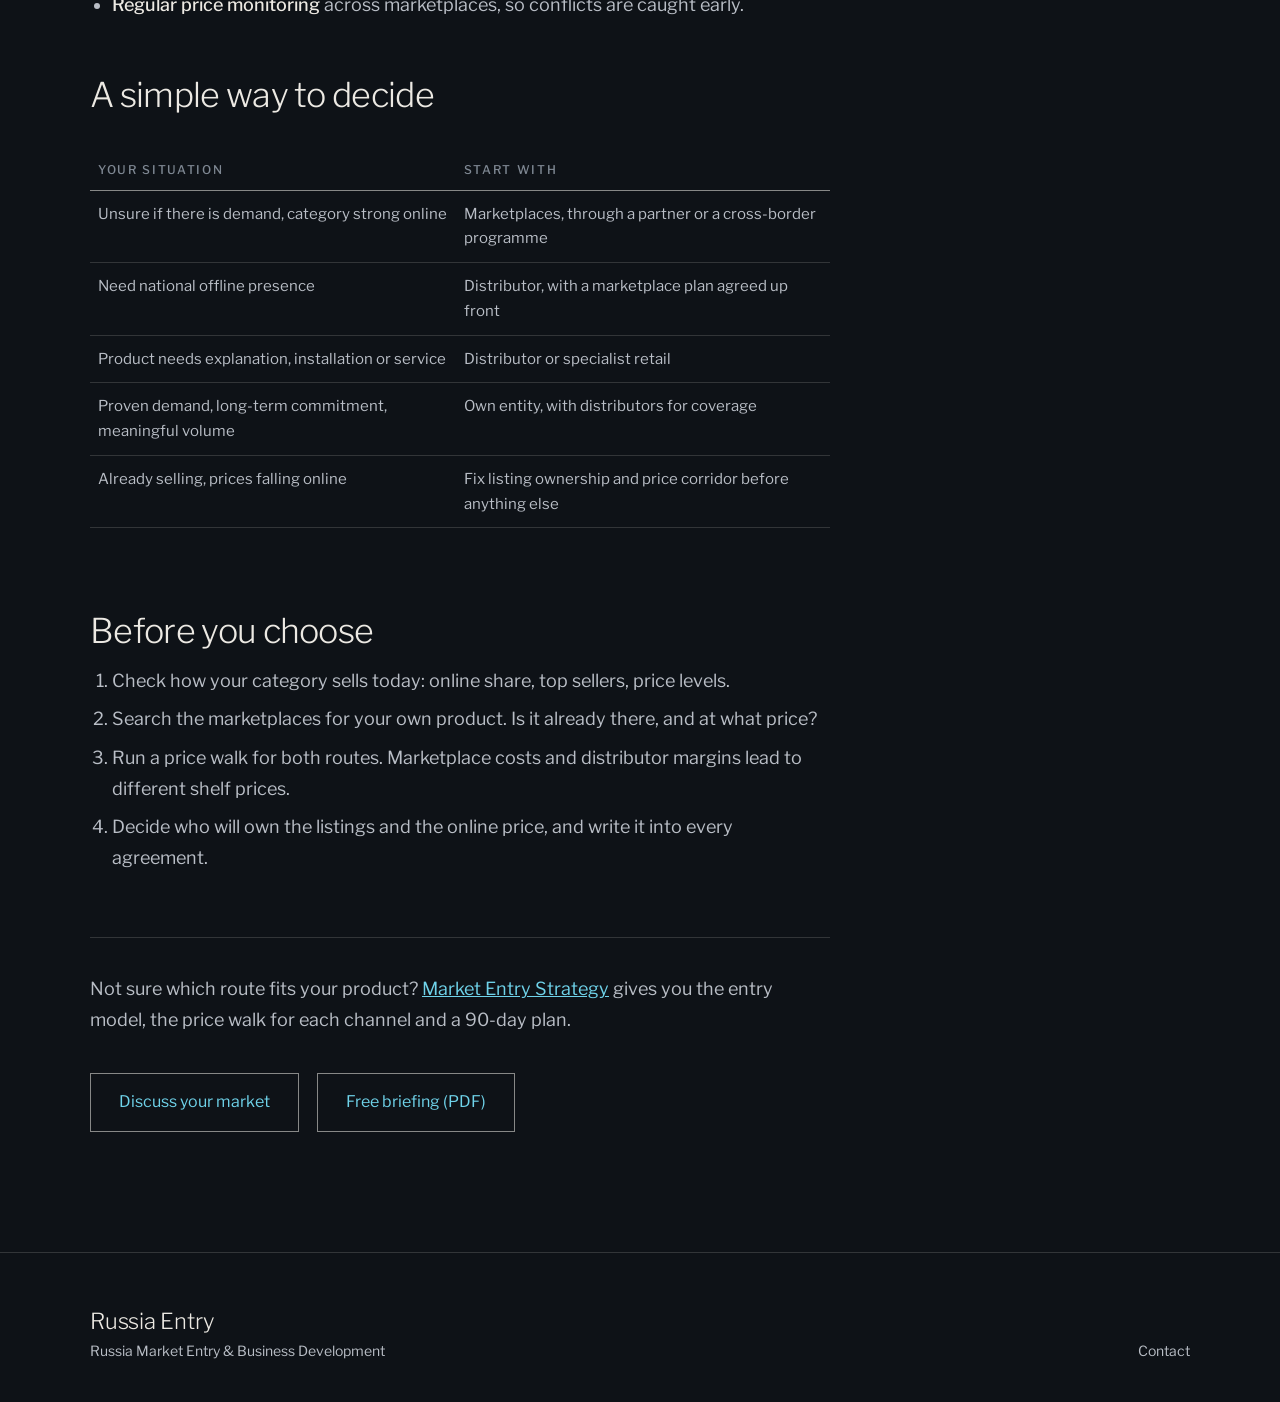
<file: marketplaces-or-distributor.html>
<!doctype html>
<html lang="en">
<head>
<meta charset="utf-8">
<meta name="viewport" content="width=device-width, initial-scale=1">
<title>Marketplaces or distributor: how foreign brands should enter Russia in 2026 · Russia Entry</title>
<meta name="description" content="Wildberries, Ozon and Yandex Market versus a classic distributor. When each makes sense for a foreign brand entering Russia, who should own the product listing, and why most brands end up with a mix.">
<link rel="canonical" href="https://russiaentry.com/marketplaces-or-distributor.html">
<meta property="og:type" content="article">
<meta property="og:site_name" content="Russia Entry">
<meta property="og:title" content="Marketplaces or distributor: how foreign brands should enter Russia in 2026">
<meta property="og:description" content="Wildberries, Ozon and Yandex Market versus a classic distributor. When each makes sense for a foreign brand entering Russia, who should own the product listing, and why most brands end up with a mix.">
<meta property="og:url" content="https://russiaentry.com/marketplaces-or-distributor.html">
<meta name="twitter:card" content="summary">
<link rel="preconnect" href="https://fonts.googleapis.com">
<link rel="preconnect" href="https://fonts.gstatic.com" crossorigin>
<link href="https://fonts.googleapis.com/css2?family=Libre+Franklin:ital,wght@0,300;0,400;0,500;0,600;1,300&display=swap" rel="stylesheet">
<link rel="stylesheet" href="assets/style.css">
<script type="application/ld+json">
{
 "@context": "https://schema.org",
 "@type": "Article",
 "headline": "Marketplaces or distributor: how foreign brands should enter Russia in 2026",
 "description": "Wildberries, Ozon and Yandex Market versus a classic distributor. When each makes sense for a foreign brand entering Russia, who should own the product listing, and why most brands end up with a mix.",
 "datePublished": "2026-09-27",
 "dateModified": "2026-09-27",
 "author": {
  "@type": "Organization",
  "name": "Russia Entry",
  "url": "https://russiaentry.com/"
 },
 "publisher": {
  "@type": "Organization",
  "name": "Russia Entry",
  "url": "https://russiaentry.com/"
 },
 "mainEntityOfPage": "https://russiaentry.com/marketplaces-or-distributor.html"
}
</script>
</head>
<body>

<header class="site-header solid">
  <div class="wrap">
    <a class="logo" href="index.html">Russia Entry</a>
    <button class="nav-toggle" aria-expanded="false" aria-controls="nav">Menu</button>
    <nav class="nav" id="nav">
      <a href="services.html">Services</a>
      <a href="markets.html">Markets</a>
      <a href="insights.html" aria-current="page">Insights</a>
      <a href="about.html">About</a>
      <a href="contact.html">Contact</a>
    </nav>
  </div>
</header>

<main>
<section class="page-hero">
  <div class="wrap">
    <span class="kicker">Insights · Channels</span>
    <h1>Marketplaces or distributor: how foreign brands should enter Russia in 2026</h1>
    <p class="lead">It is the first question almost every export manager asks. The honest answer is that it is the wrong question. The real one is who controls your price and your product listings.</p>
    <div class="article-meta">September 2026 · 7 min read</div>
  </div>
</section>

<section>
  <div class="wrap">
    <div class="prose">

      <h2>Why marketplaces matter so much in Russia</h2>
      <p><strong>Wildberries, Ozon and Yandex Market</strong> dominate Russian online retail, and for many categories they are now the first place shoppers look, even when they later buy offline. Pickup points are everywhere, delivery is fast, and prices are completely transparent.</p>
      <p>That transparency is the key point for a brand. Your marketplace price quickly becomes your reference price in the whole market. Distributors and retail buyers check it before every negotiation. So even if you never plan to sell online yourself, someone will sell your product there, and their price will shape everything else.</p>

      <h2>Option 1. Marketplaces first</h2>
      <p>There are three common ways for a foreign brand to sell on Russian marketplaces:</p>
      <ul>
        <li><strong>Through a local partner</strong> who imports, holds stock and sells as the registered seller.</li>
        <li><strong>Through the marketplaces' own programmes for sellers registered abroad.</strong> Both Ozon and Wildberries run such programmes; which countries and categories are accepted changes, so check current terms.</li>
        <li><strong>Through your own Russian legal entity,</strong> which gives the most control and requires the most commitment.</li>
      </ul>
      <h3>When it works</h3>
      <ul>
        <li>You want to <strong>test demand</strong> quickly, with real sales data, before committing to a distributor.</li>
        <li>Your category is already strong online: small electronics, accessories, beauty, home goods, apparel.</li>
        <li>You are ready to invest in content, reviews and marketplace advertising.</li>
      </ul>
      <h3>What to watch</h3>
      <ul>
        <li><strong>Real costs.</strong> Base commissions look moderate, but with logistics, storage and advertising, marketplaces often keep 25–35% of the selling price, and more in some categories.</li>
        <li><strong>Price wars.</strong> If several sellers offer your product, they will compete on price, and the brand pays for it.</li>
        <li><strong>Grey sellers.</strong> Your product may already be listed by importers you never appointed.</li>
      </ul>

      <h2>Option 2. A distributor first</h2>
      <p>A national or regional distributor imports, clears customs, holds stock and sells to retail chains, regional dealers and often to marketplaces too.</p>
      <h3>When it works</h3>
      <ul>
        <li>You need <strong>offline coverage</strong>: federal chains, specialist retail, regions.</li>
        <li>You do not want to handle import, certification and local logistics yourself.</li>
        <li>Your product needs a sales team: explanation, training, merchandising.</li>
      </ul>
      <h3>What to watch</h3>
      <ul>
        <li><strong>Attention.</strong> A distributor carries many brands. A new one has to earn its place in their priorities.</li>
        <li><strong>Exclusivity.</strong> Give it only in exchange for volume commitments, with a way out.</li>
        <li><strong>The online price.</strong> If the distributor, its dealers and random resellers all sell your product on marketplaces, they will undercut each other.</li>
      </ul>

      <h2>The question that matters: who owns the listing?</h2>
      <p>On Russian marketplaces, reviews, ratings and search position build up on the product listing. Whoever controls that listing controls much of your brand's online presence.</p>
      <div class="callout"><p>Before anyone ships, agree who creates and manages your product listings, who sets the online price, and what happens to the listings if the partnership ends.</p></div>
      <p>Brands that skip this conversation often discover, two years in, that their best-rated listings belong to a partner they want to replace.</p>

      <h2>Why most brands end up with a mix</h2>
      <p>In practice, the choice is rarely either-or. A setup that works for many foreign brands:</p>
      <ul>
        <li><strong>One main distributor</strong> for import, stock and offline retail.</li>
        <li><strong>A clear marketplace plan:</strong> one authorised seller per marketplace, whether the distributor or the brand, with an agreed price corridor.</li>
        <li><strong>A few retail chains</strong> where the brand needs to be seen, even if volumes are modest.</li>
        <li><strong>Regular price monitoring</strong> across marketplaces, so conflicts are caught early.</li>
      </ul>

      <h2>A simple way to decide</h2>
      <div class="table-wrap">
      <table>
        <tr><th>Your situation</th><th>Start with</th></tr>
        <tr><td>Unsure if there is demand, category strong online</td><td>Marketplaces, through a partner or a cross-border programme</td></tr>
        <tr><td>Need national offline presence</td><td>Distributor, with a marketplace plan agreed up front</td></tr>
        <tr><td>Product needs explanation, installation or service</td><td>Distributor or specialist retail</td></tr>
        <tr><td>Proven demand, long-term commitment, meaningful volume</td><td>Own entity, with distributors for coverage</td></tr>
        <tr><td>Already selling, prices falling online</td><td>Fix listing ownership and price corridor before anything else</td></tr>
      </table>
      </div>

      <h2>Before you choose</h2>
      <ol>
        <li>Check how your category sells today: online share, top sellers, price levels.</li>
        <li>Search the marketplaces for your own product. Is it already there, and at what price?</li>
        <li>Run a price walk for both routes. Marketplace costs and distributor margins lead to different shelf prices.</li>
        <li>Decide who will own the listings and the online price, and write it into every agreement.</li>
      </ol>

      <div class="article-cta">
        <p>Not sure which route fits your product? <a href="services.html#strategy">Market Entry Strategy</a> gives you the entry model, the price walk for each channel and a 90-day plan.</p>
        <div class="btn-row"><a class="btn" href="contact.html">Discuss your market</a><a class="btn" href="russia-entry-briefing.pdf" download>Free briefing (PDF)</a></div>
      </div>

    </div>
  </div>
</section>

</main>

<footer class="site-footer">
  <div class="wrap">
    <div>
      <div class="fname">Russia Entry</div>
      <div class="frole">Russia Market Entry &amp; Business Development</div>
    </div>
    <div><a href="contact.html">Contact</a></div>
  </div>
</footer>

<script src="assets/site.js"></script>
</body>
</html>
</file>
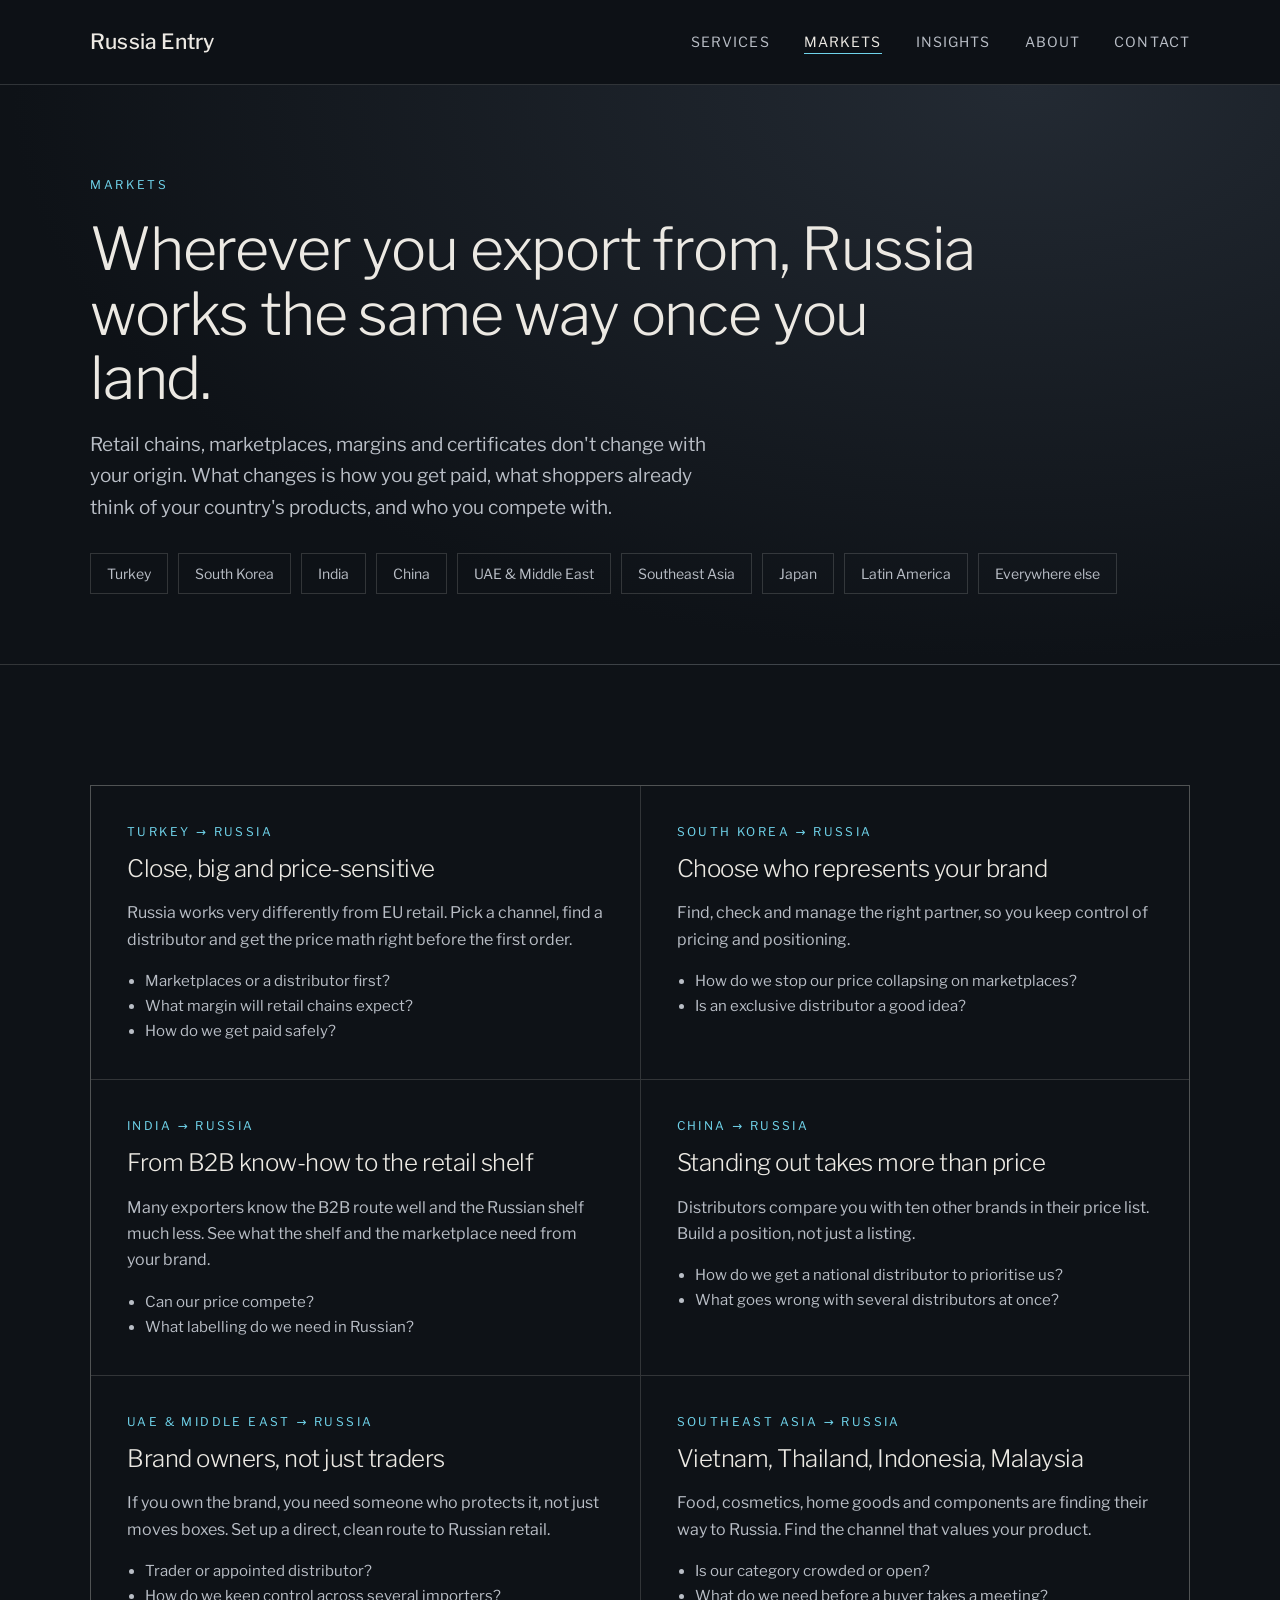
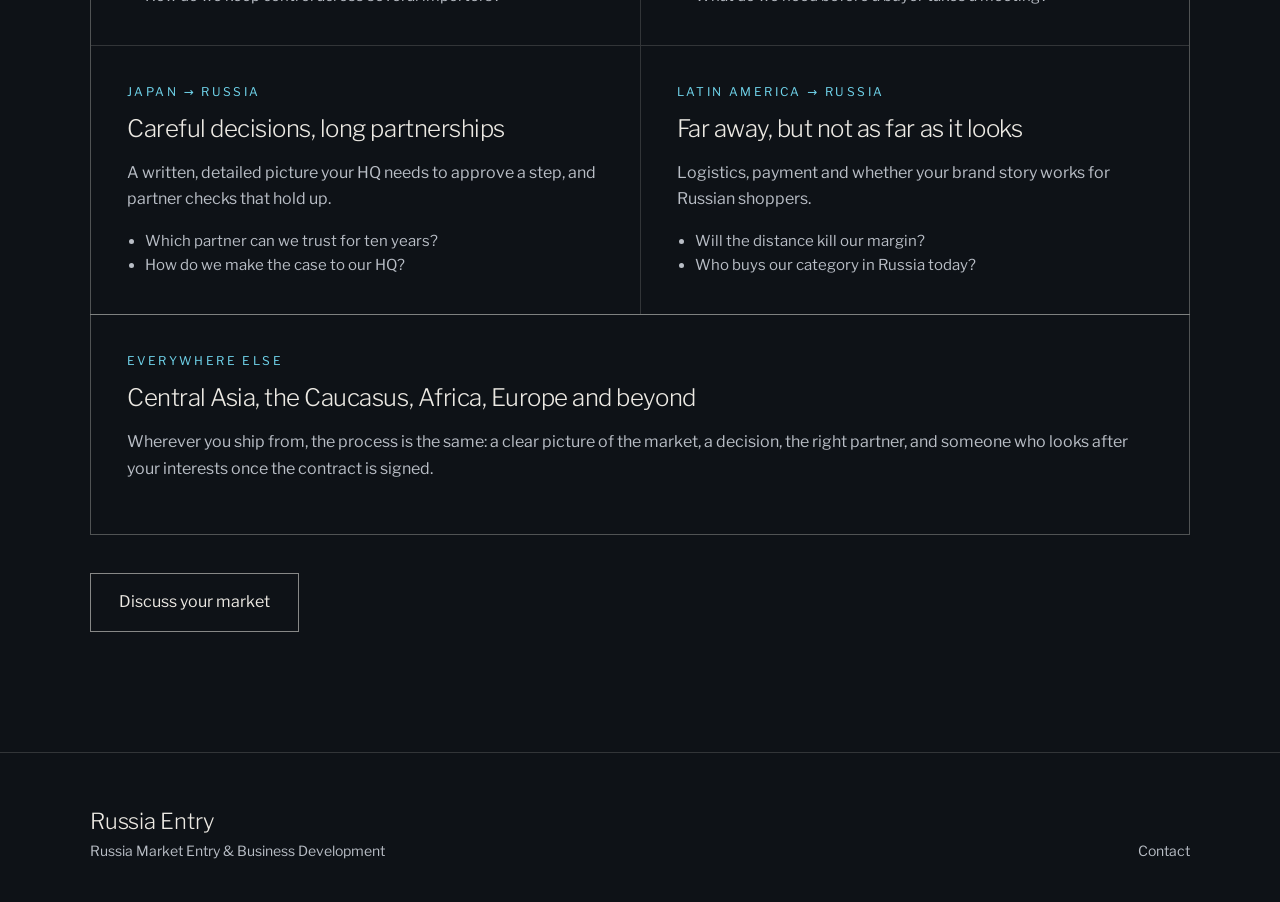
<file: markets.html>
<!doctype html>
<html lang="en">
<head>
<meta charset="utf-8">
<meta name="viewport" content="width=device-width, initial-scale=1">
<title>Markets · Russia Entry</title>
<meta name="description" content="Support for companies from Turkey, South Korea, India, China, the Middle East, Southeast Asia, Japan, Latin America and beyond that plan to enter the Russian market.">
<link rel="canonical" href="https://russiaentry.com/markets.html">
<meta property="og:type" content="website">
<meta property="og:site_name" content="Russia Entry">
<meta property="og:title" content="Markets · Russia Entry">
<meta property="og:description" content="Support for companies from Turkey, South Korea, India, China, the Middle East, Southeast Asia, Japan, Latin America and beyond that plan to enter the Russian market.">
<meta property="og:url" content="https://russiaentry.com/markets.html">
<meta name="twitter:card" content="summary">
<link rel="preconnect" href="https://fonts.googleapis.com">
<link rel="preconnect" href="https://fonts.gstatic.com" crossorigin>
<link href="https://fonts.googleapis.com/css2?family=Libre+Franklin:ital,wght@0,300;0,400;0,500;0,600;1,300&display=swap" rel="stylesheet">
<link rel="stylesheet" href="assets/style.css">
</head>
<body>

<header class="site-header solid">
  <div class="wrap">
    <a class="logo" href="index.html">Russia Entry</a>
    <button class="nav-toggle" aria-expanded="false" aria-controls="nav">Menu</button>
    <nav class="nav" id="nav">
      <a href="services.html">Services</a>
      <a href="markets.html" aria-current="page">Markets</a>
      <a href="insights.html">Insights</a>
      <a href="about.html">About</a>
      <a href="contact.html">Contact</a>
    </nav>
  </div>
</header>

<main>
<section class="page-hero">
  <div class="wrap">
    <span class="kicker">Markets</span>
    <h1>Wherever you export from, Russia works the same way once you land.</h1>
    <p class="lead">Retail chains, marketplaces, margins and certificates don't change with your origin. What changes is how you get paid, what shoppers already think of your country's products, and who you compete with.</p>
    <ul class="chips">
      <li><a href="#turkey">Turkey</a></li><li><a href="#korea">South Korea</a></li><li><a href="#india">India</a></li>
      <li><a href="#china">China</a></li><li><a href="#middle-east">UAE &amp; Middle East</a></li><li><a href="#asia">Southeast Asia</a></li>
      <li><a href="#japan">Japan</a></li><li><a href="#latam">Latin America</a></li><li><a href="#other">Everywhere else</a></li>
    </ul>
  </div>
</section>

<section>
  <div class="wrap">
    <div class="cards">
      <div id="turkey"><span class="tag">Turkey → Russia</span><h3>Close, big and price-sensitive</h3><p>Russia works very differently from EU retail. Pick a channel, find a distributor and get the price math right before the first order.</p>
        <ul><li>Marketplaces or a distributor first?</li><li>What margin will retail chains expect?</li><li>How do we get paid safely?</li></ul></div>
      <div id="korea"><span class="tag">South Korea → Russia</span><h3>Choose who represents your brand</h3><p>Find, check and manage the right partner, so you keep control of pricing and positioning.</p>
        <ul><li>How do we stop our price collapsing on marketplaces?</li><li>Is an exclusive distributor a good idea?</li></ul></div>
      <div id="india"><span class="tag">India → Russia</span><h3>From B2B know-how to the retail shelf</h3><p>Many exporters know the B2B route well and the Russian shelf much less. See what the shelf and the marketplace need from your brand.</p>
        <ul><li>Can our price compete?</li><li>What labelling do we need in Russian?</li></ul></div>
      <div id="china"><span class="tag">China → Russia</span><h3>Standing out takes more than price</h3><p>Distributors compare you with ten other brands in their price list. Build a position, not just a listing.</p>
        <ul><li>How do we get a national distributor to prioritise us?</li><li>What goes wrong with several distributors at once?</li></ul></div>
      <div id="middle-east"><span class="tag">UAE &amp; Middle East → Russia</span><h3>Brand owners, not just traders</h3><p>If you own the brand, you need someone who protects it, not just moves boxes. Set up a direct, clean route to Russian retail.</p>
        <ul><li>Trader or appointed distributor?</li><li>How do we keep control across several importers?</li></ul></div>
      <div id="asia"><span class="tag">Southeast Asia → Russia</span><h3>Vietnam, Thailand, Indonesia, Malaysia</h3><p>Food, cosmetics, home goods and components are finding their way to Russia. Find the channel that values your product.</p>
        <ul><li>Is our category crowded or open?</li><li>What do we need before a buyer takes a meeting?</li></ul></div>
      <div id="japan"><span class="tag">Japan → Russia</span><h3>Careful decisions, long partnerships</h3><p>A written, detailed picture your HQ needs to approve a step, and partner checks that hold up.</p>
        <ul><li>Which partner can we trust for ten years?</li><li>How do we make the case to our HQ?</li></ul></div>
      <div id="latam"><span class="tag">Latin America → Russia</span><h3>Far away, but not as far as it looks</h3><p>Logistics, payment and whether your brand story works for Russian shoppers.</p>
        <ul><li>Will the distance kill our margin?</li><li>Who buys our category in Russia today?</li></ul></div>
    </div>
    <div class="cards" style="grid-template-columns:1fr;margin-top:-1px">
      <div id="other"><span class="tag">Everywhere else</span><h3>Central Asia, the Caucasus, Africa, Europe and beyond</h3><p>Wherever you ship from, the process is the same: a clear picture of the market, a decision, the right partner, and someone who looks after your interests once the contract is signed.</p></div>
    </div>
    <div class="btn-row"><a class="btn" href="contact.html">Discuss your market</a></div>
  </div>
</section>

</main>

<footer class="site-footer">
  <div class="wrap">
    <div>
      <div class="fname">Russia Entry</div>
      <div class="frole">Russia Market Entry &amp; Business Development</div>
    </div>
    <div><a href="contact.html">Contact</a></div>
  </div>
</footer>

<script src="assets/site.js"></script>
</body>
</html>
</file>
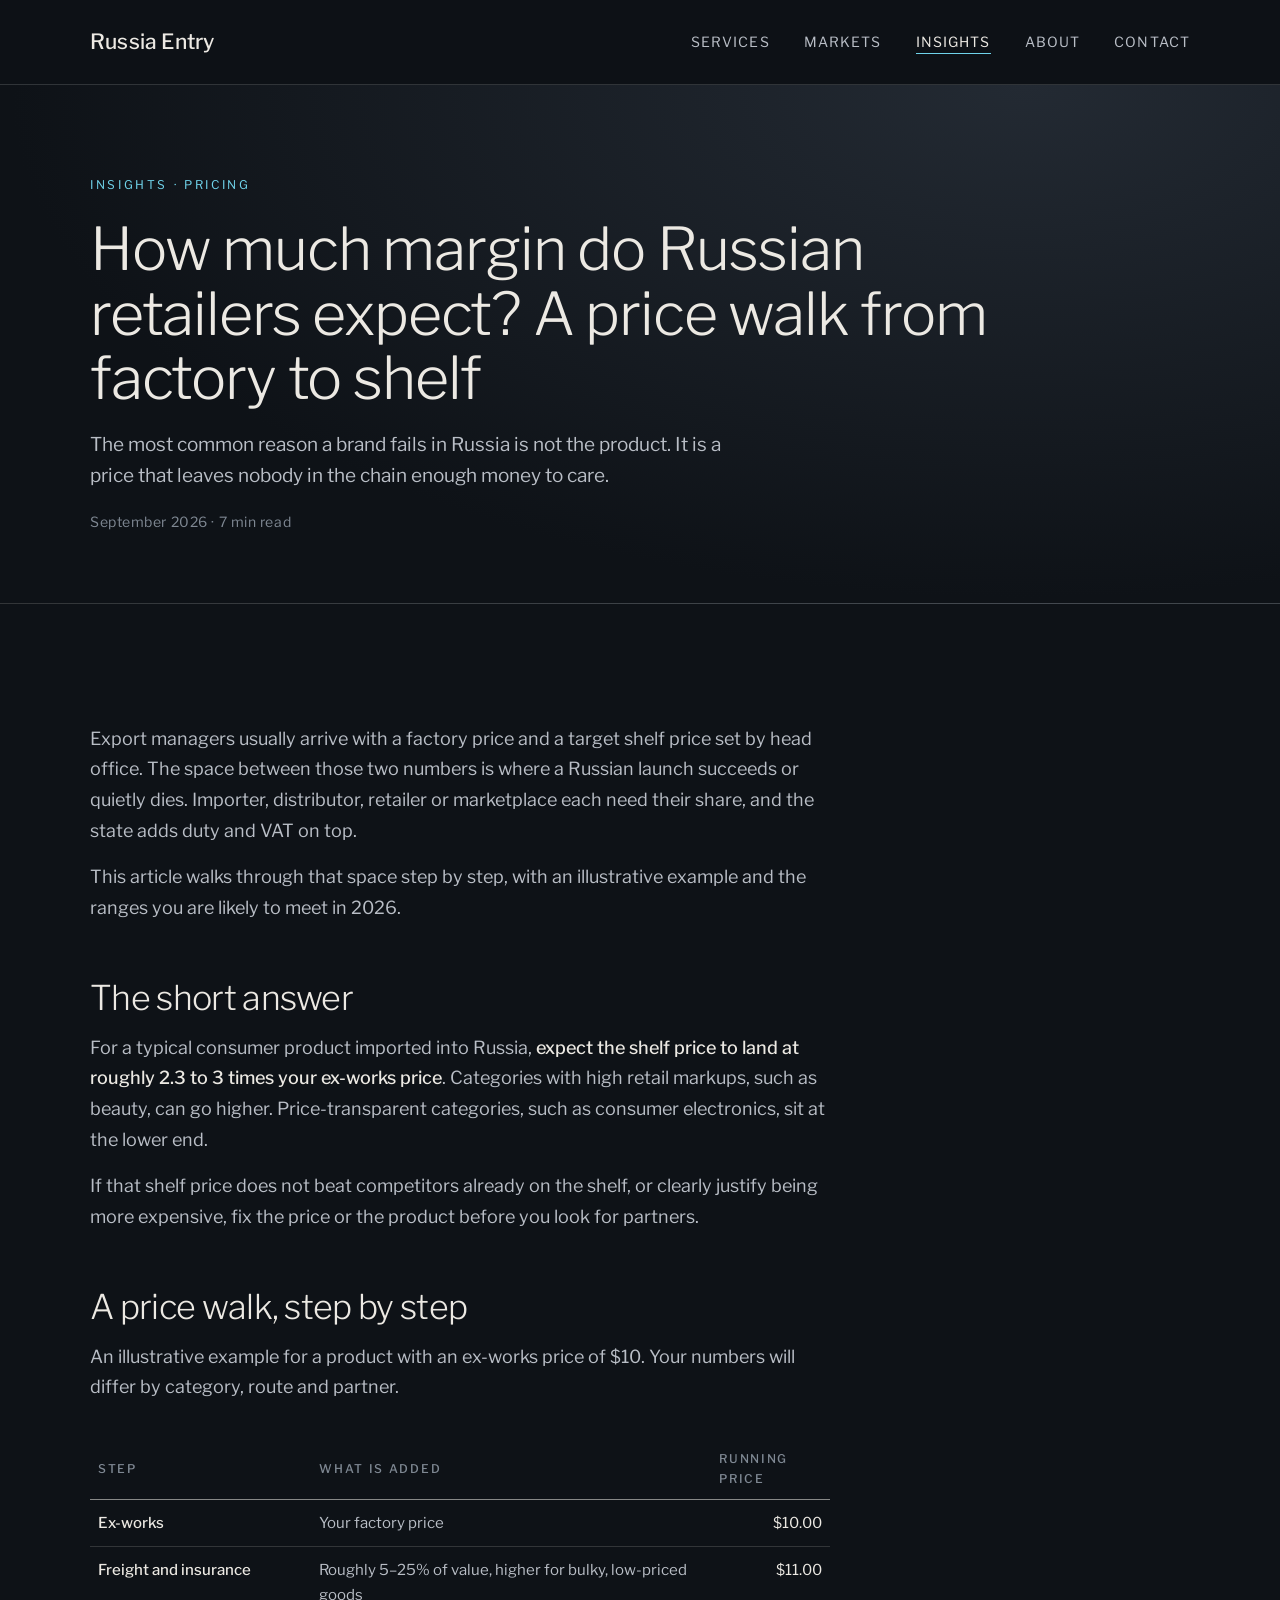
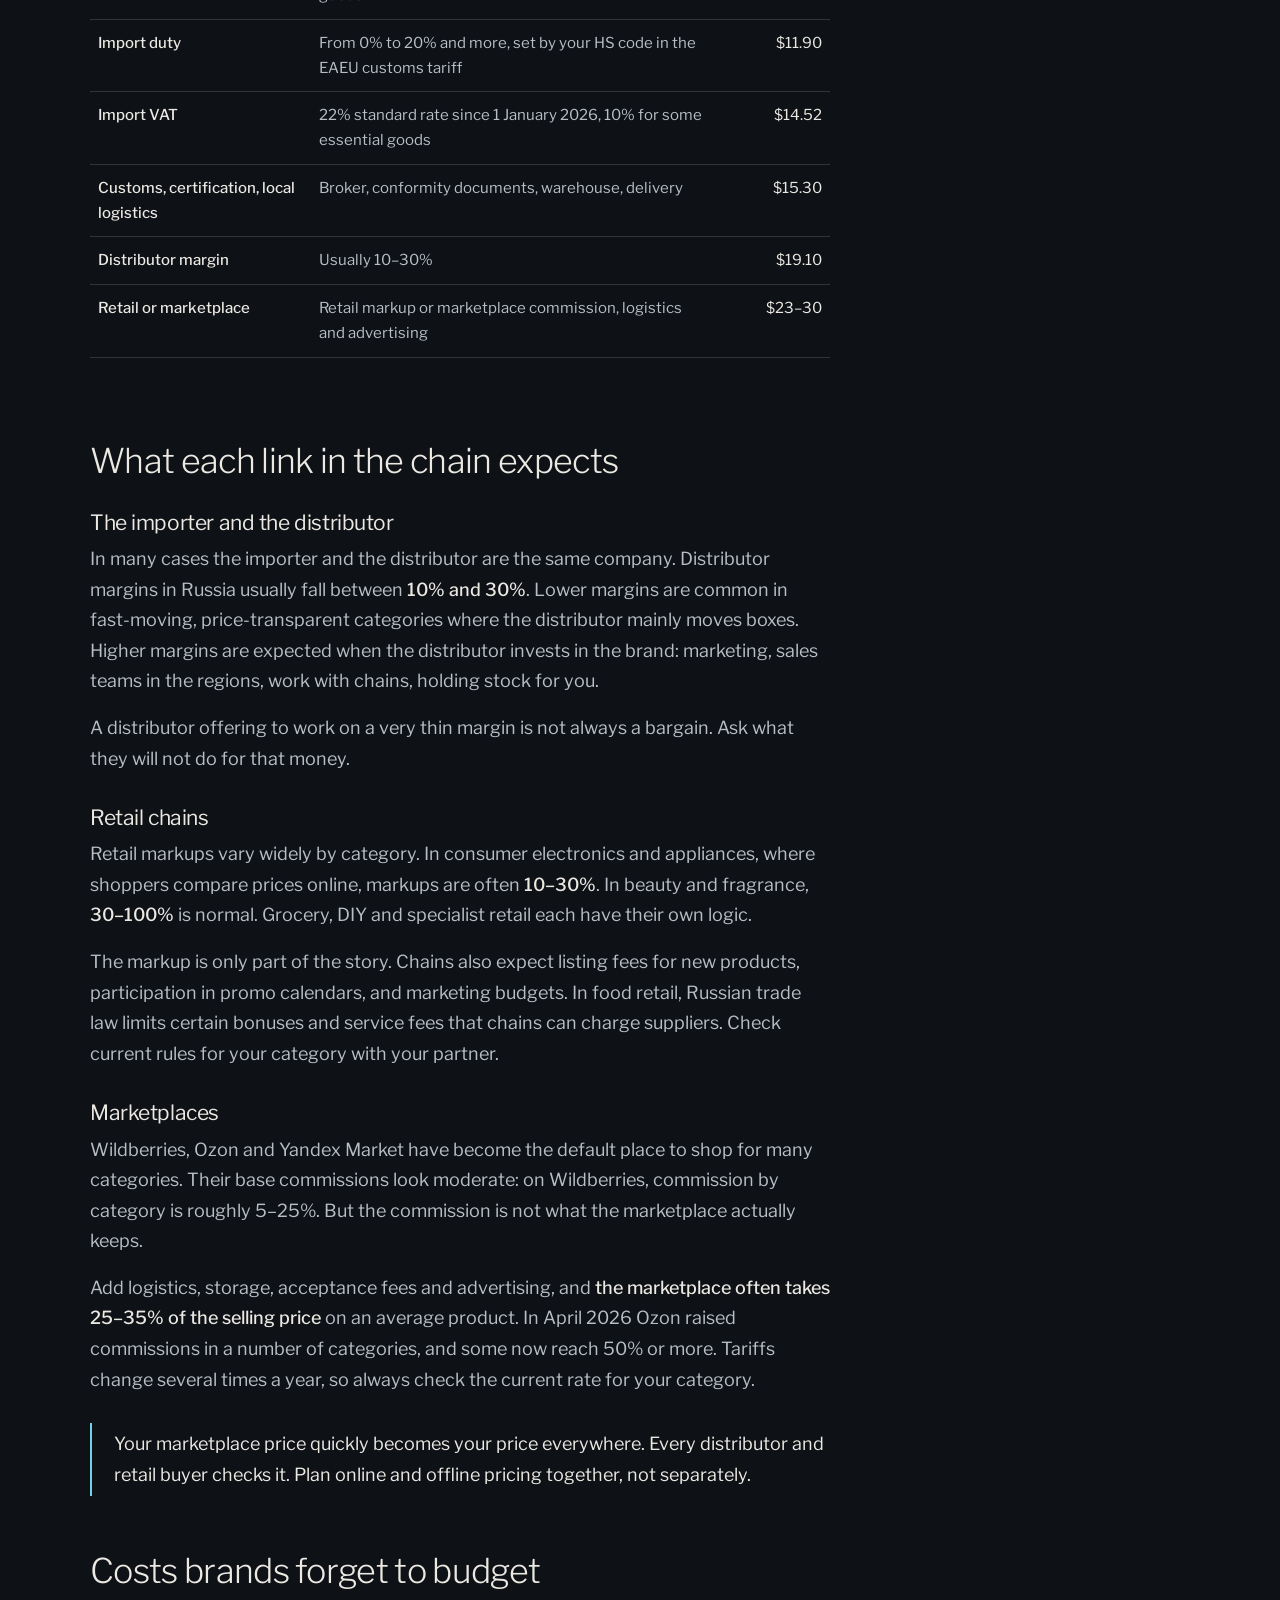
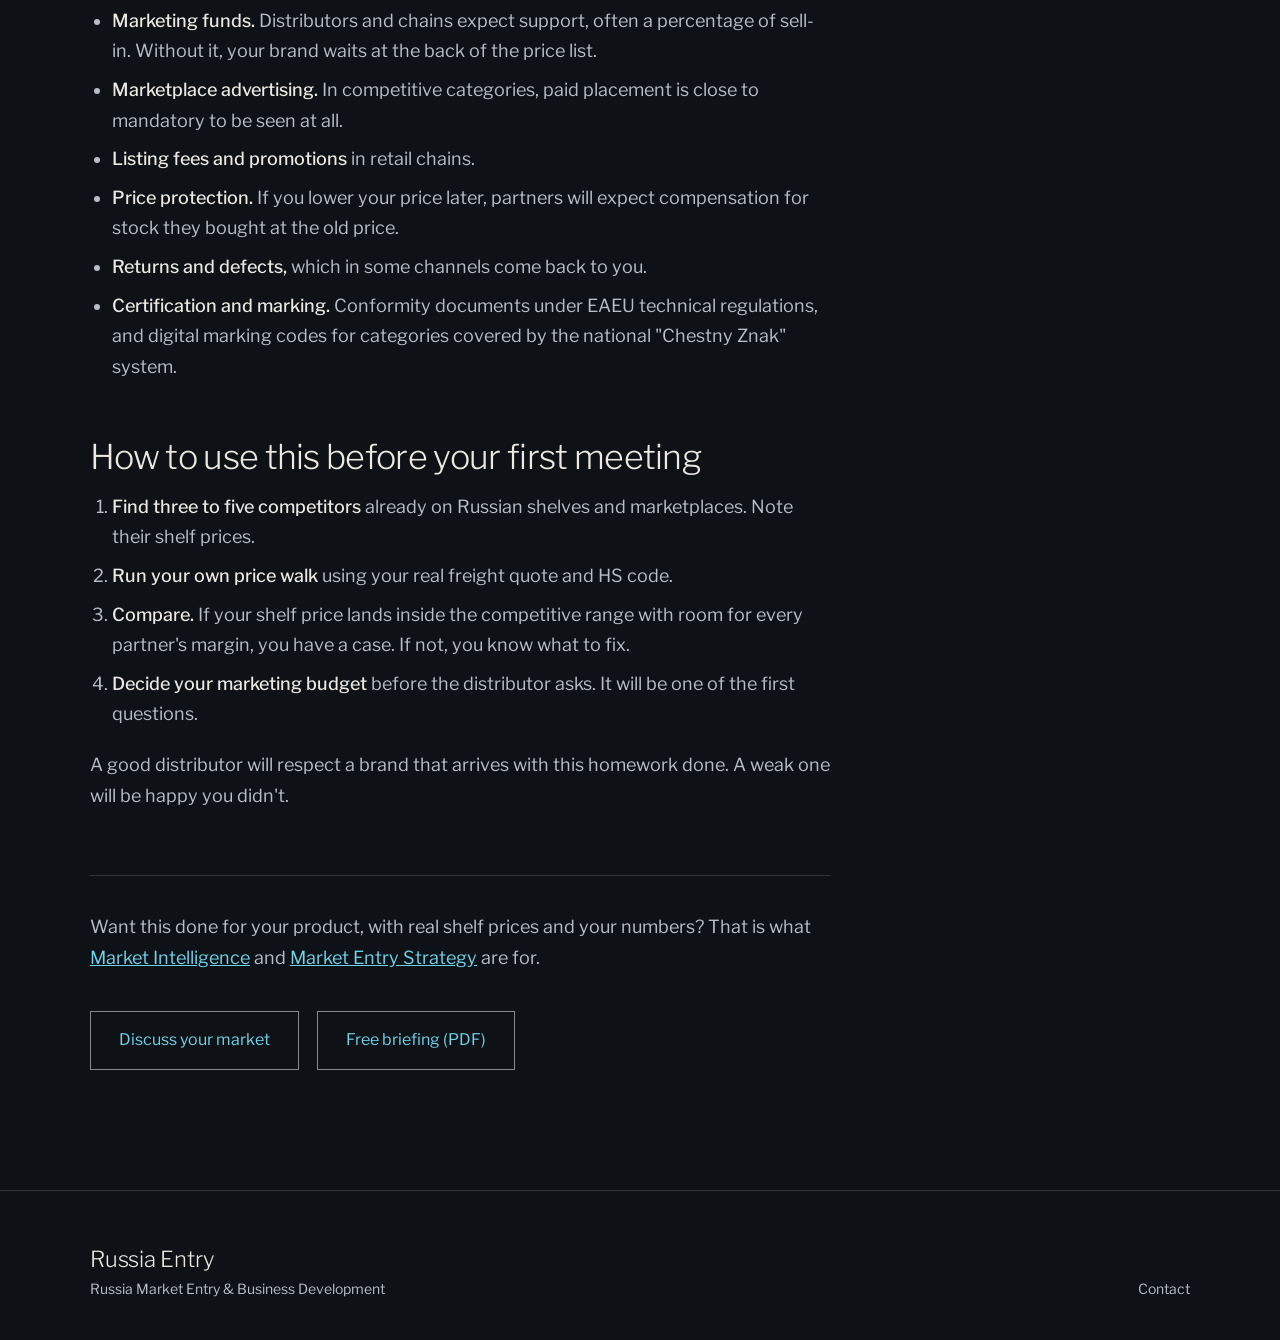
<file: russian-retail-margins.html>
<!doctype html>
<html lang="en">
<head>
<meta charset="utf-8">
<meta name="viewport" content="width=device-width, initial-scale=1">
<title>How much margin do Russian retailers expect? A price walk from factory to shelf · Russia Entry</title>
<meta name="description" content="Distributor margins, retail markups, marketplace fees, import duty and 22% VAT: how a $10 factory price becomes a $23 to $30 shelf price in Russia, and what brands forget to budget.">
<link rel="canonical" href="https://russiaentry.com/russian-retail-margins.html">
<meta property="og:type" content="article">
<meta property="og:site_name" content="Russia Entry">
<meta property="og:title" content="How much margin do Russian retailers expect? A price walk from factory to shelf">
<meta property="og:description" content="Distributor margins, retail markups, marketplace fees, import duty and 22% VAT: how a $10 factory price becomes a $23 to $30 shelf price in Russia, and what brands forget to budget.">
<meta property="og:url" content="https://russiaentry.com/russian-retail-margins.html">
<meta name="twitter:card" content="summary">
<link rel="preconnect" href="https://fonts.googleapis.com">
<link rel="preconnect" href="https://fonts.gstatic.com" crossorigin>
<link href="https://fonts.googleapis.com/css2?family=Libre+Franklin:ital,wght@0,300;0,400;0,500;0,600;1,300&display=swap" rel="stylesheet">
<link rel="stylesheet" href="assets/style.css">
<script type="application/ld+json">
{
 "@context": "https://schema.org",
 "@type": "Article",
 "headline": "How much margin do Russian retailers expect? A price walk from factory to shelf",
 "description": "Distributor margins, retail markups, marketplace fees, import duty and 22% VAT: how a $10 factory price becomes a $23 to $30 shelf price in Russia, and what brands forget to budget.",
 "datePublished": "2026-09-27",
 "dateModified": "2026-09-27",
 "author": {
  "@type": "Organization",
  "name": "Russia Entry",
  "url": "https://russiaentry.com/"
 },
 "publisher": {
  "@type": "Organization",
  "name": "Russia Entry",
  "url": "https://russiaentry.com/"
 },
 "mainEntityOfPage": "https://russiaentry.com/russian-retail-margins.html"
}
</script>
</head>
<body>

<header class="site-header solid">
  <div class="wrap">
    <a class="logo" href="index.html">Russia Entry</a>
    <button class="nav-toggle" aria-expanded="false" aria-controls="nav">Menu</button>
    <nav class="nav" id="nav">
      <a href="services.html">Services</a>
      <a href="markets.html">Markets</a>
      <a href="insights.html" aria-current="page">Insights</a>
      <a href="about.html">About</a>
      <a href="contact.html">Contact</a>
    </nav>
  </div>
</header>

<main>
<section class="page-hero">
  <div class="wrap">
    <span class="kicker">Insights · Pricing</span>
    <h1>How much margin do Russian retailers expect? A price walk from factory to shelf</h1>
    <p class="lead">The most common reason a brand fails in Russia is not the product. It is a price that leaves nobody in the chain enough money to care.</p>
    <div class="article-meta">September 2026 · 7 min read</div>
  </div>
</section>

<section>
  <div class="wrap">
    <div class="prose">

      <p>Export managers usually arrive with a factory price and a target shelf price set by head office. The space between those two numbers is where a Russian launch succeeds or quietly dies. Importer, distributor, retailer or marketplace each need their share, and the state adds duty and VAT on top.</p>
      <p>This article walks through that space step by step, with an illustrative example and the ranges you are likely to meet in 2026.</p>

      <h2>The short answer</h2>
      <p>For a typical consumer product imported into Russia, <strong>expect the shelf price to land at roughly 2.3 to 3 times your ex-works price</strong>. Categories with high retail markups, such as beauty, can go higher. Price-transparent categories, such as consumer electronics, sit at the lower end.</p>
      <p>If that shelf price does not beat competitors already on the shelf, or clearly justify being more expensive, fix the price or the product before you look for partners.</p>

      <h2>A price walk, step by step</h2>
      <p>An illustrative example for a product with an ex-works price of $10. Your numbers will differ by category, route and partner.</p>
      <div class="table-wrap">
      <table>
        <tr><th>Step</th><th>What is added</th><th>Running price</th></tr>
        <tr><td><strong>Ex-works</strong></td><td>Your factory price</td><td class="num">$10.00</td></tr>
        <tr><td><strong>Freight and insurance</strong></td><td>Roughly 5–25% of value, higher for bulky, low-priced goods</td><td class="num">$11.00</td></tr>
        <tr><td><strong>Import duty</strong></td><td>From 0% to 20% and more, set by your HS code in the EAEU customs tariff</td><td class="num">$11.90</td></tr>
        <tr><td><strong>Import VAT</strong></td><td>22% standard rate since 1 January 2026, 10% for some essential goods</td><td class="num">$14.52</td></tr>
        <tr><td><strong>Customs, certification, local logistics</strong></td><td>Broker, conformity documents, warehouse, delivery</td><td class="num">$15.30</td></tr>
        <tr><td><strong>Distributor margin</strong></td><td>Usually 10–30%</td><td class="num">$19.10</td></tr>
        <tr><td><strong>Retail or marketplace</strong></td><td>Retail markup or marketplace commission, logistics and advertising</td><td class="num">$23–30</td></tr>
      </table>
      </div>

      <h2>What each link in the chain expects</h2>

      <h3>The importer and the distributor</h3>
      <p>In many cases the importer and the distributor are the same company. Distributor margins in Russia usually fall between <strong>10% and 30%</strong>. Lower margins are common in fast-moving, price-transparent categories where the distributor mainly moves boxes. Higher margins are expected when the distributor invests in the brand: marketing, sales teams in the regions, work with chains, holding stock for you.</p>
      <p>A distributor offering to work on a very thin margin is not always a bargain. Ask what they will not do for that money.</p>

      <h3>Retail chains</h3>
      <p>Retail markups vary widely by category. In consumer electronics and appliances, where shoppers compare prices online, markups are often <strong>10–30%</strong>. In beauty and fragrance, <strong>30–100%</strong> is normal. Grocery, DIY and specialist retail each have their own logic.</p>
      <p>The markup is only part of the story. Chains also expect listing fees for new products, participation in promo calendars, and marketing budgets. In food retail, Russian trade law limits certain bonuses and service fees that chains can charge suppliers. Check current rules for your category with your partner.</p>

      <h3>Marketplaces</h3>
      <p>Wildberries, Ozon and Yandex Market have become the default place to shop for many categories. Their base commissions look moderate: on Wildberries, commission by category is roughly 5–25%. But the commission is not what the marketplace actually keeps.</p>
      <p>Add logistics, storage, acceptance fees and advertising, and <strong>the marketplace often takes 25–35% of the selling price</strong> on an average product. In April 2026 Ozon raised commissions in a number of categories, and some now reach 50% or more. Tariffs change several times a year, so always check the current rate for your category.</p>

      <div class="callout"><p>Your marketplace price quickly becomes your price everywhere. Every distributor and retail buyer checks it. Plan online and offline pricing together, not separately.</p></div>

      <h2>Costs brands forget to budget</h2>
      <ul>
        <li><strong>Marketing funds.</strong> Distributors and chains expect support, often a percentage of sell-in. Without it, your brand waits at the back of the price list.</li>
        <li><strong>Marketplace advertising.</strong> In competitive categories, paid placement is close to mandatory to be seen at all.</li>
        <li><strong>Listing fees and promotions</strong> in retail chains.</li>
        <li><strong>Price protection.</strong> If you lower your price later, partners will expect compensation for stock they bought at the old price.</li>
        <li><strong>Returns and defects,</strong> which in some channels come back to you.</li>
        <li><strong>Certification and marking.</strong> Conformity documents under EAEU technical regulations, and digital marking codes for categories covered by the national "Chestny Znak" system.</li>
      </ul>

      <h2>How to use this before your first meeting</h2>
      <ol>
        <li><strong>Find three to five competitors</strong> already on Russian shelves and marketplaces. Note their shelf prices.</li>
        <li><strong>Run your own price walk</strong> using your real freight quote and HS code.</li>
        <li><strong>Compare.</strong> If your shelf price lands inside the competitive range with room for every partner's margin, you have a case. If not, you know what to fix.</li>
        <li><strong>Decide your marketing budget</strong> before the distributor asks. It will be one of the first questions.</li>
      </ol>
      <p>A good distributor will respect a brand that arrives with this homework done. A weak one will be happy you didn't.</p>

      <div class="article-cta">
        <p>Want this done for your product, with real shelf prices and your numbers? That is what <a href="services.html#intelligence">Market Intelligence</a> and <a href="services.html#strategy">Market Entry Strategy</a> are for.</p>
        <div class="btn-row"><a class="btn" href="contact.html">Discuss your market</a><a class="btn" href="russia-entry-briefing.pdf" download>Free briefing (PDF)</a></div>
      </div>

    </div>
  </div>
</section>

</main>

<footer class="site-footer">
  <div class="wrap">
    <div>
      <div class="fname">Russia Entry</div>
      <div class="frole">Russia Market Entry &amp; Business Development</div>
    </div>
    <div><a href="contact.html">Contact</a></div>
  </div>
</footer>

<script src="assets/site.js"></script>
</body>
</html>
</file>
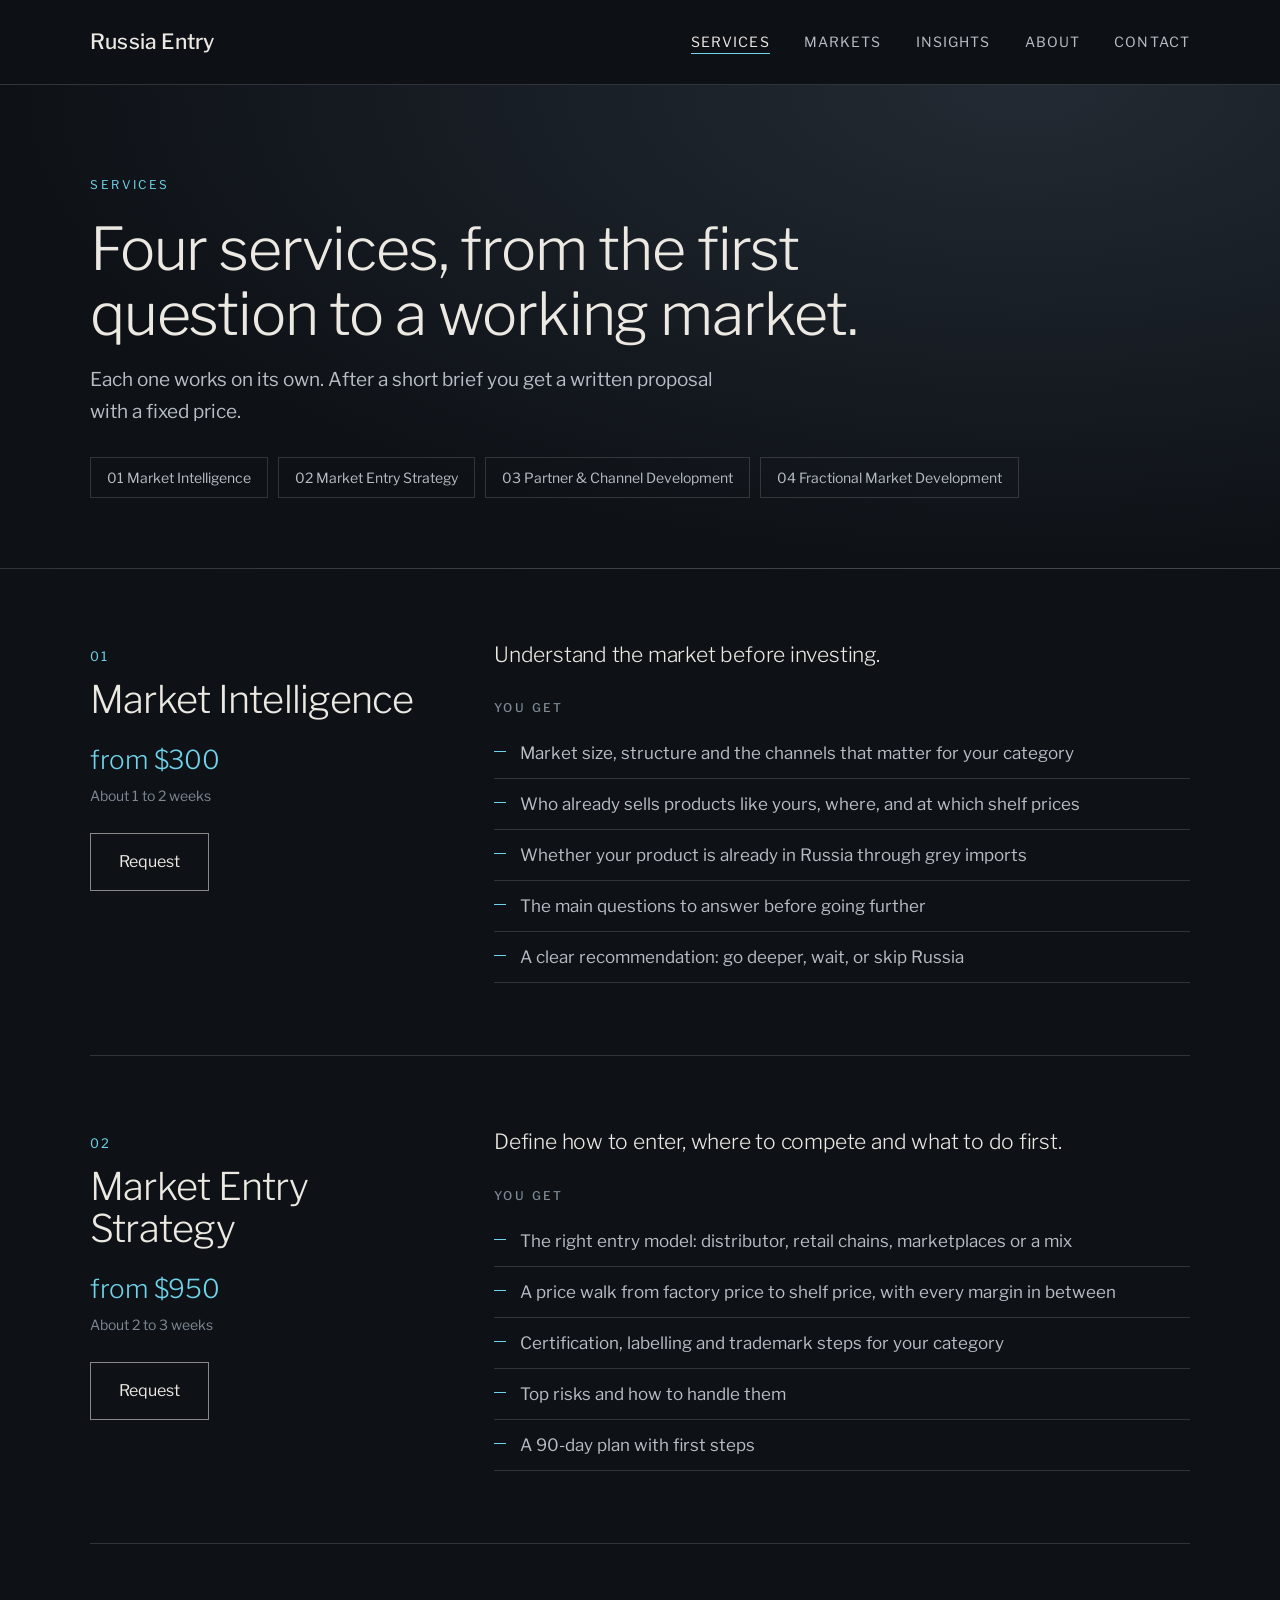
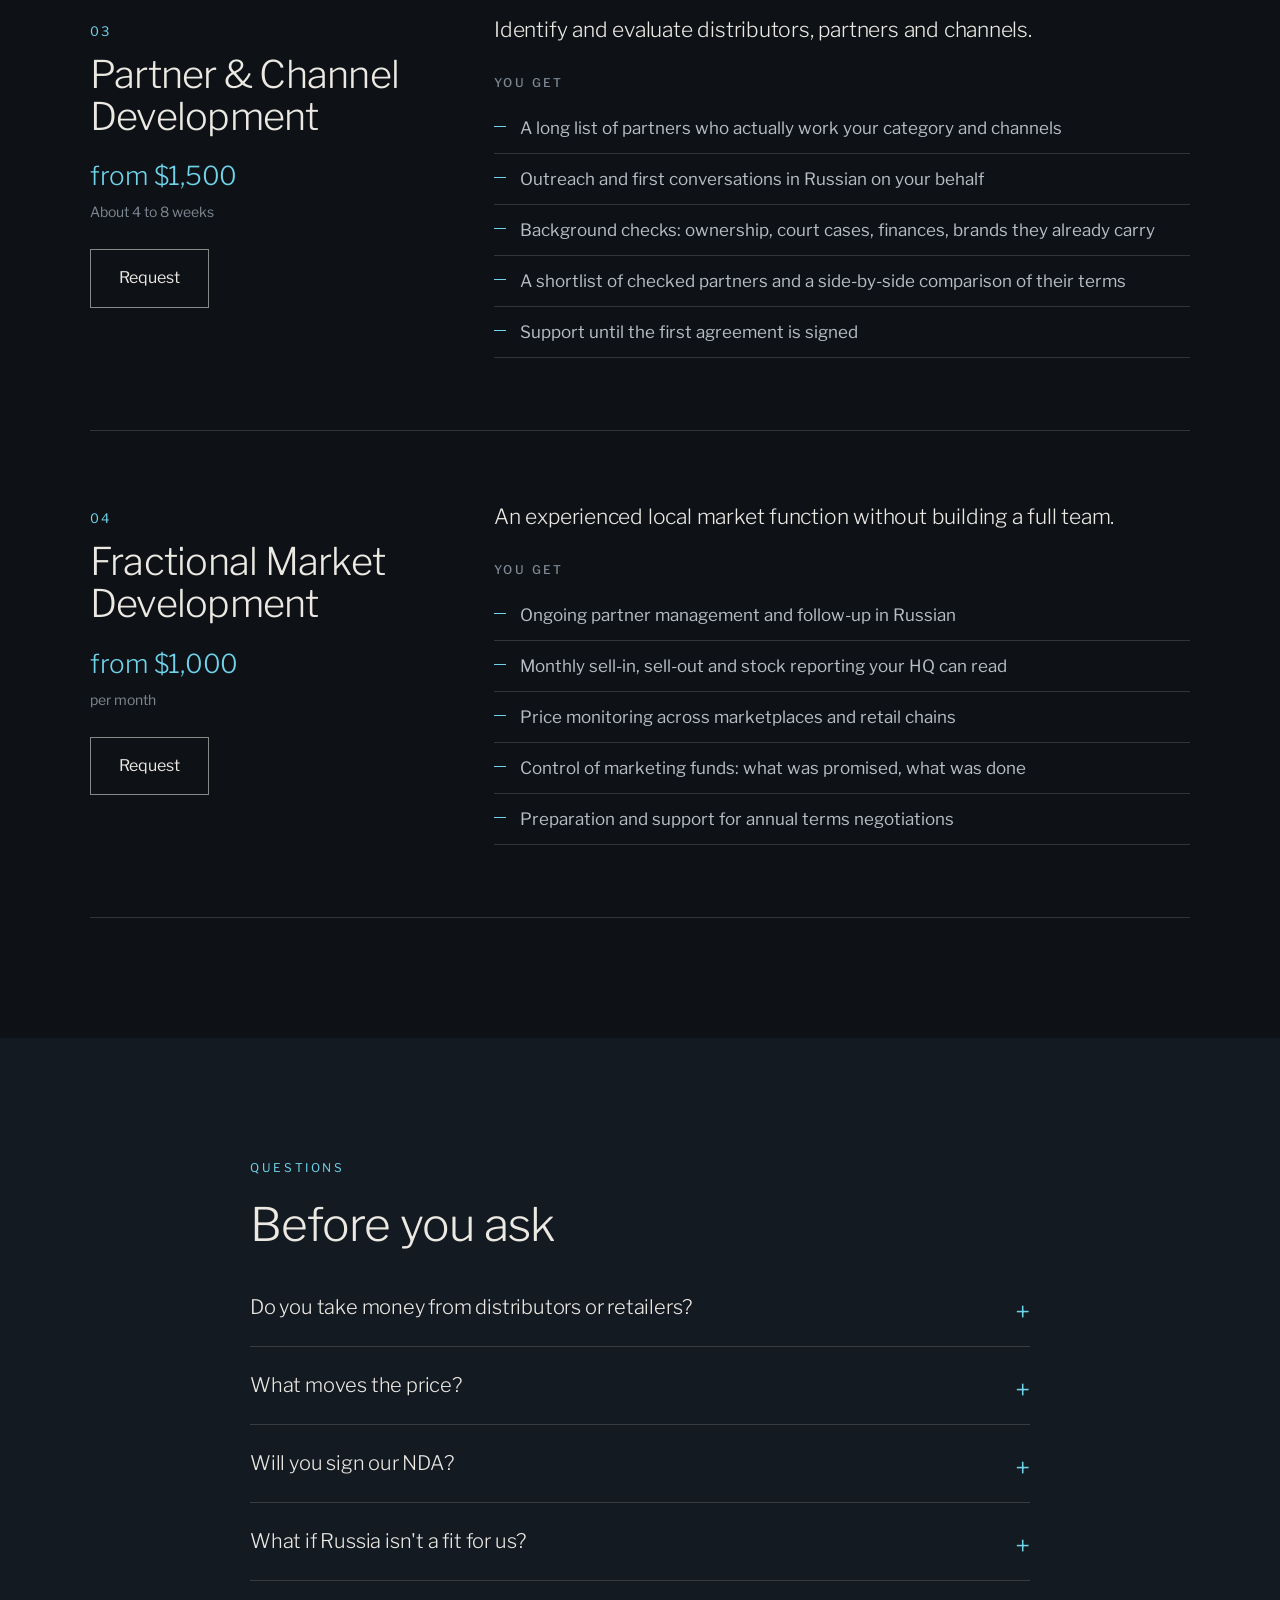
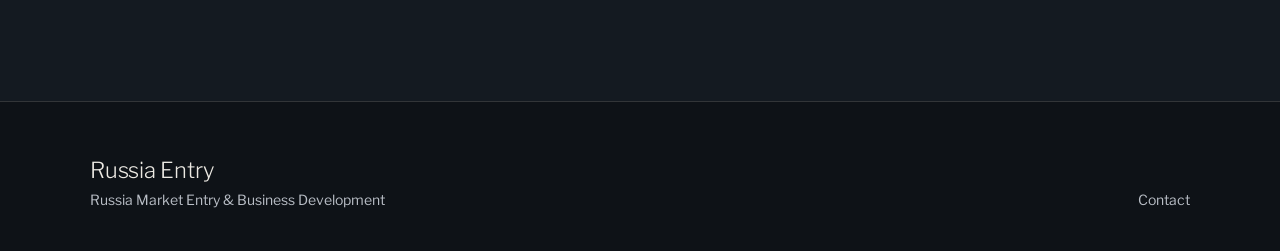
<file: services.html>
<!doctype html>
<html lang="en">
<head>
<meta charset="utf-8">
<meta name="viewport" content="width=device-width, initial-scale=1">
<title>Services · Russia Entry</title>
<meta name="description" content="Market intelligence, market entry strategy, partner and channel development, and fractional market development for international companies entering Russia.">
<link rel="canonical" href="https://russiaentry.com/services.html">
<meta property="og:type" content="website">
<meta property="og:site_name" content="Russia Entry">
<meta property="og:title" content="Services · Russia Entry">
<meta property="og:description" content="Market intelligence, market entry strategy, partner and channel development, and fractional market development for international companies entering Russia.">
<meta property="og:url" content="https://russiaentry.com/services.html">
<meta name="twitter:card" content="summary">
<link rel="preconnect" href="https://fonts.googleapis.com">
<link rel="preconnect" href="https://fonts.gstatic.com" crossorigin>
<link href="https://fonts.googleapis.com/css2?family=Libre+Franklin:ital,wght@0,300;0,400;0,500;0,600;1,300&display=swap" rel="stylesheet">
<link rel="stylesheet" href="assets/style.css">
<script type="application/ld+json">
{
 "@context": "https://schema.org",
 "@type": "FAQPage",
 "mainEntity": [
  {
   "@type": "Question",
   "name": "Do you take money from distributors or retailers?",
   "acceptedAnswer": {
    "@type": "Answer",
    "text": "No. No fees and no commission from the other side of the deal. The only client is you."
   }
  },
  {
   "@type": "Question",
   "name": "What moves the price?",
   "acceptedAnswer": {
    "@type": "Answer",
    "text": "Number of categories and channels, how much data is public in your segment, and how many partners you want checked. After your brief you get a fixed price."
   }
  },
  {
   "@type": "Question",
   "name": "Will you sign our NDA?",
   "acceptedAnswer": {
    "@type": "Answer",
    "text": "Yes. Send it with your brief."
   }
  },
  {
   "@type": "Question",
   "name": "What if Russia isn't a fit for us?",
   "acceptedAnswer": {
    "@type": "Answer",
    "text": "Then you'll hear it clearly, in writing, with the reasons. A clear \"no\" early is cheaper than a failed launch."
   }
  }
 ]
}
</script>
</head>
<body>

<header class="site-header solid">
  <div class="wrap">
    <a class="logo" href="index.html">Russia Entry</a>
    <button class="nav-toggle" aria-expanded="false" aria-controls="nav">Menu</button>
    <nav class="nav" id="nav">
      <a href="services.html" aria-current="page">Services</a>
      <a href="markets.html">Markets</a>
      <a href="insights.html">Insights</a>
      <a href="about.html">About</a>
      <a href="contact.html">Contact</a>
    </nav>
  </div>
</header>

<main>
<section class="page-hero">
  <div class="wrap">
    <span class="kicker">Services</span>
    <h1>Four services, from the first question to a working market.</h1>
    <p class="lead">Each one works on its own. After a short brief you get a written proposal with a fixed price.</p>
    <ul class="chips">
      <li><a href="#intelligence">01 Market Intelligence</a></li>
      <li><a href="#strategy">02 Market Entry Strategy</a></li>
      <li><a href="#partners">03 Partner &amp; Channel Development</a></li>
      <li><a href="#fractional">04 Fractional Market Development</a></li>
    </ul>
  </div>
</section>

<section style="padding-top:0">
  <div class="wrap">

    <div class="svc" id="intelligence">
      <div>
        <span class="num">01</span>
        <h2>Market Intelligence</h2>
        <div class="price">from $300</div>
        <div class="time">About 1 to 2 weeks</div>
        <a class="btn" href="contact.html?service=intelligence">Request</a>
      </div>
      <div>
        <p class="for">Understand the market before investing.</p>
        <h4>You get</h4>
        <ul class="list">
          <li>Market size, structure and the channels that matter for your category</li>
          <li>Who already sells products like yours, where, and at which shelf prices</li>
          <li>Whether your product is already in Russia through grey imports</li>
          <li>The main questions to answer before going further</li>
          <li>A clear recommendation: go deeper, wait, or skip Russia</li>
        </ul>
      </div>
    </div>

    <div class="svc" id="strategy">
      <div>
        <span class="num">02</span>
        <h2>Market Entry Strategy</h2>
        <div class="price">from $950</div>
        <div class="time">About 2 to 3 weeks</div>
        <a class="btn" href="contact.html?service=strategy">Request</a>
      </div>
      <div>
        <p class="for">Define how to enter, where to compete and what to do first.</p>
        <h4>You get</h4>
        <ul class="list">
          <li>The right entry model: distributor, retail chains, marketplaces or a mix</li>
          <li>A price walk from factory price to shelf price, with every margin in between</li>
          <li>Certification, labelling and trademark steps for your category</li>
          <li>Top risks and how to handle them</li>
          <li>A 90-day plan with first steps</li>
        </ul>
      </div>
    </div>

    <div class="svc" id="partners">
      <div>
        <span class="num">03</span>
        <h2>Partner &amp; Channel Development</h2>
        <div class="price">from $1,500</div>
        <div class="time">About 4 to 8 weeks</div>
        <a class="btn" href="contact.html?service=partners">Request</a>
      </div>
      <div>
        <p class="for">Identify and evaluate distributors, partners and channels.</p>
        <h4>You get</h4>
        <ul class="list">
          <li>A long list of partners who actually work your category and channels</li>
          <li>Outreach and first conversations in Russian on your behalf</li>
          <li>Background checks: ownership, court cases, finances, brands they already carry</li>
          <li>A shortlist of checked partners and a side-by-side comparison of their terms</li>
          <li>Support until the first agreement is signed</li>
        </ul>
      </div>
    </div>

    <div class="svc" id="fractional">
      <div>
        <span class="num">04</span>
        <h2>Fractional Market Development</h2>
        <div class="price">from $1,000</div>
        <div class="time">per month</div>
        <a class="btn" href="contact.html?service=fractional">Request</a>
      </div>
      <div>
        <p class="for">An experienced local market function without building a full team.</p>
        <h4>You get</h4>
        <ul class="list">
          <li>Ongoing partner management and follow-up in Russian</li>
          <li>Monthly sell-in, sell-out and stock reporting your HQ can read</li>
          <li>Price monitoring across marketplaces and retail chains</li>
          <li>Control of marketing funds: what was promised, what was done</li>
          <li>Preparation and support for annual terms negotiations</li>
        </ul>
      </div>
    </div>

  </div>
</section>

<section class="b2">
  <div class="wrap" style="max-width:860px">
    <span class="kicker">Questions</span>
    <h2>Before you ask</h2>
    <details><summary>Do you take money from distributors or retailers?</summary><p>No. No fees and no commission from the other side of the deal. The only client is you.</p></details>
    <details><summary>What moves the price?</summary><p>Number of categories and channels, how much data is public in your segment, and how many partners you want checked. After your brief you get a fixed price.</p></details>
    <details><summary>Will you sign our NDA?</summary><p>Yes. Send it with your brief.</p></details>
    <details><summary>What if Russia isn't a fit for us?</summary><p>Then you'll hear it clearly, in writing, with the reasons. A clear "no" early is cheaper than a failed launch.</p></details>
  </div>
</section>

</main>

<footer class="site-footer">
  <div class="wrap">
    <div>
      <div class="fname">Russia Entry</div>
      <div class="frole">Russia Market Entry &amp; Business Development</div>
    </div>
    <div><a href="contact.html">Contact</a></div>
  </div>
</footer>

<script src="assets/site.js"></script>
</body>
</html>
</file>
<file: assets/style.css>
:root {
  --bg: #0e1217;
  --bg-2: #141a21;
  --bg-3: #1b222b;
  --ink: #ece9e3;
  --ink-soft: #b9bec6;
  --muted: #7f8893;
  --line: rgba(236, 233, 227, 0.16);
  --line-strong: rgba(236, 233, 227, 0.55);
  --gold: #6fd3ea;
  --gold-soft: rgba(111, 211, 234, 0.14);
  --paper: #efebe4;
  --paper-ink: #1b1f25;
  --max: 1180px;
  --serif: "Libre Franklin", system-ui, sans-serif;
  --sans: "Libre Franklin", system-ui, -apple-system, "Segoe UI", Roboto, sans-serif;
}

* { box-sizing: border-box; }
html { scroll-behavior: smooth; }
body {
  margin: 0; background: var(--bg); color: var(--ink);
  font-family: var(--sans); font-size: 17px; line-height: 1.65;
  -webkit-font-smoothing: antialiased;
}
a { color: inherit; }
img { max-width: 100%; display: block; }
.wrap { max-width: var(--max); margin: 0 auto; padding: 0 40px; }
@media (max-width: 700px) { .wrap { padding: 0 16px; } }

h1, h2, h3 { font-family: var(--serif); font-weight: 300; line-height: 1.1; letter-spacing: -0.02em; margin: 0 0 18px; }
h1 { font-size: clamp(40px, 5.4vw, 70px); }
h2 { font-size: clamp(30px, 3.6vw, 46px); }
h3 { font-size: 24px; }
p { margin: 0 0 16px; }
.lead { font-size: 19px; color: var(--ink-soft); max-width: 640px; }
.kicker { display: block; font-size: 12px; letter-spacing: .22em; text-transform: uppercase; color: var(--gold); margin-bottom: 22px; }
.muted { color: var(--muted); }
.ph { color: var(--gold); font-style: italic; }

/* ---------- header ---------- */
.site-header { position: absolute; top: 0; left: 0; right: 0; z-index: 20; }
.site-header.solid { position: sticky; background: rgba(14, 18, 23, .92); backdrop-filter: blur(8px); border-bottom: 1px solid var(--line); }
.site-header .wrap { display: flex; align-items: center; justify-content: space-between; height: 84px; }
.logo { font-family: var(--serif); font-size: 21px; font-weight: 500; text-decoration: none; letter-spacing: .01em; white-space: nowrap; }
.nav { display: flex; gap: 34px; align-items: center; }
.nav a { text-decoration: none; font-size: 14px; letter-spacing: .08em; text-transform: uppercase; color: var(--ink-soft); }
.nav a:hover, .nav a[aria-current="page"] { color: var(--ink); }
.nav a[aria-current="page"] { box-shadow: inset 0 -1px 0 var(--gold); }
.nav-toggle { display: none; background: none; border: 1px solid var(--line-strong); color: var(--ink); padding: 8px 14px; font: inherit; font-size: 14px; cursor: pointer; }
@media (max-width: 900px) {
  .nav-toggle { display: block; }
  .nav { display: none; position: absolute; top: 84px; left: 0; right: 0; flex-direction: column; align-items: stretch; gap: 0; background: var(--bg-2); padding: 8px 16px 16px; border-bottom: 1px solid var(--line); }
  .nav.open { display: flex; }
  .nav a { padding: 14px 0; border-bottom: 1px solid var(--line); }
}

/* ---------- buttons ---------- */
.btn {
  display: inline-flex; align-items: center; gap: 10px; padding: 15px 28px;
  border: 1px solid var(--line-strong); color: var(--ink); background: transparent;
  font-family: var(--sans); font-size: 16px; text-decoration: none; cursor: pointer;
  transition: background .2s, color .2s, border-color .2s;
}
.btn:hover { background: var(--ink); color: var(--bg); border-color: var(--ink); }
.btn-gold { border-color: var(--gold); color: var(--gold); }
.btn-gold:hover { background: var(--gold); color: var(--bg); border-color: var(--gold); }
.btn-row { display: flex; flex-wrap: wrap; gap: 18px; margin-top: 38px; }

/* ---------- hero ---------- */
.hero { position: relative; min-height: 100vh; display: flex; align-items: center; overflow: hidden;
  background: radial-gradient(ellipse at 70% 10%, #2a313b 0%, #161b22 45%, var(--bg) 100%); }
.hero .ridges { position: absolute; left: 0; right: 0; bottom: 0; width: 100%; height: 62%; pointer-events: none; }
.hero .wrap { position: relative; z-index: 2; display: grid; grid-template-columns: 0.9fr 1.25fr; gap: 48px; align-items: center; padding-top: 110px; padding-bottom: 80px; width: 100%; }
.hero h1 { margin-bottom: 14px; }
.hero .sub { font-family: var(--serif); font-size: clamp(19px, 1.9vw, 24px); color: var(--ink); margin-bottom: 22px; }
@media (max-width: 980px) { .hero .wrap { grid-template-columns: 1fr; } }

/* network map */
.netmap { width: 100%; height: auto; overflow: visible; }
.netmap .grid-dot { fill: rgba(236, 233, 227, .16); }
.netmap .ru-dot { fill: rgba(111, 211, 234, .5); }
.netmap .arc { fill: none; stroke: rgba(236, 233, 227, .22); stroke-width: 1; transition: stroke .25s, stroke-width .25s; }
.netmap .arc.flow { stroke: var(--gold); stroke-width: 1.2; stroke-dasharray: 3 9; animation: flow 2.6s linear infinite; opacity: .55; }
.netmap .arc.hot { stroke: var(--gold); stroke-width: 1.6; opacity: 1; }
.netmap .ru-link { stroke: rgba(111, 211, 234, .45); stroke-width: 1; fill: none; }
.netmap .node { cursor: pointer; }
.netmap .node circle.core { fill: var(--ink); }
.netmap .node circle.halo { fill: none; stroke: rgba(236, 233, 227, .35); }
.netmap .node.hub circle.core { fill: var(--gold); }
.netmap .node.hub circle.halo { stroke: var(--gold); animation: pulse 3s ease-out infinite; transform-box: fill-box; transform-origin: center; }
.netmap .node text { font-family: var(--sans); font-size: 9px; letter-spacing: .12em; text-transform: uppercase; fill: var(--muted); transition: fill .2s; }
.netmap .node:hover text, .netmap .node.hot text { fill: var(--ink); }
.netmap .node:hover circle.core, .netmap .node.hot circle.core { fill: var(--gold); }
.netmap .pkt { fill: var(--gold); }
.map-caption { font-size: 13px; color: var(--muted); margin-top: 10px; min-height: 22px; letter-spacing: .02em; }
.map-caption b { color: var(--ink); font-weight: 500; }
@keyframes flow { to { stroke-dashoffset: -24; } }
@keyframes pulse { 0% { transform: scale(1); opacity: .9; } 100% { transform: scale(2.6); opacity: 0; } }
@media (prefers-reduced-motion: reduce) { .netmap .arc.flow, .netmap .node.hub circle.halo { animation: none; } }

/* ---------- sections ---------- */
section { padding: 120px 0; position: relative; }
section.b2 { background: var(--bg-2); }
section.paper { background: var(--paper); color: var(--paper-ink); }
section.paper .lead, section.paper p { color: #474d57; }
section.paper .kicker { color: #8b6d33; }
.rule { border: 0; border-top: 1px solid var(--line); margin: 0; }
@media (max-width: 700px) { section { padding: 80px 0; } }
.head { max-width: 760px; margin-bottom: 60px; }

/* ---------- problem ---------- */
.questions { list-style: none; margin: 0; padding: 0; counter-reset: q; }
.questions li { counter-increment: q; font-family: var(--serif); font-size: clamp(22px, 2.6vw, 32px); line-height: 1.3; padding: 18px 0; border-bottom: 1px solid var(--line); display: flex; gap: 28px; align-items: baseline; }
.questions li::before { content: "0" counter(q); font-family: var(--sans); font-size: 13px; letter-spacing: .15em; color: var(--gold); min-width: 28px; }
.answer { margin-top: 56px; font-family: var(--serif); font-size: clamp(24px, 2.8vw, 36px); line-height: 1.2; max-width: 900px; }
.answer em { color: var(--gold); font-style: italic; }

/* ---------- products ---------- */
.products { border-top: 1px solid var(--line); }
.product { border-bottom: 1px solid var(--line); }
.product button {
  width: 100%; background: none; border: 0; color: inherit; text-align: left; cursor: pointer;
  display: grid; grid-template-columns: 80px 1fr 1fr 40px; gap: 24px; align-items: baseline; padding: 34px 0; font: inherit;
}
.product .num { font-size: 13px; letter-spacing: .15em; color: var(--gold); }
.product .name { font-family: var(--serif); font-size: clamp(23px, 2.4vw, 32px); line-height: 1.1; }
.product .tag { color: var(--ink-soft); font-size: 17px; }
.product .plus { justify-self: end; font-size: 28px; font-weight: 300; color: var(--gold); transition: transform .3s; }
.product.open .plus { transform: rotate(45deg); }
.product .body { display: grid; grid-template-rows: 0fr; transition: grid-template-rows .35s ease; }
.product.open .body { grid-template-rows: 1fr; }
.product .body > div { overflow: hidden; }
.product .inner { display: grid; grid-template-columns: 80px 1fr 1fr 40px; gap: 24px; padding-bottom: 36px; }
.product .inner ul { grid-column: 3; margin: 0; padding: 0; list-style: none; }
.product .inner li { padding: 7px 0 7px 22px; position: relative; color: var(--ink-soft); font-size: 16px; }
.product .inner li::before { content: ""; position: absolute; left: 0; top: 17px; width: 10px; height: 1px; background: var(--gold); }
.product .inner .more { grid-column: 3; margin-top: 12px; font-size: 14px; letter-spacing: .08em; text-transform: uppercase; color: var(--gold); text-decoration: none; }
.product button:hover .name { color: var(--gold); }
@media (max-width: 800px) {
  .product button { grid-template-columns: 44px 1fr 30px; }
  .product .tag { grid-column: 2; grid-row: 2; }
  .product .plus { grid-column: 3; grid-row: 1; }
  .product .inner { grid-template-columns: 44px 1fr; }
  .product .inner ul, .product .inner .more { grid-column: 2; }
}

/* ---------- journey ---------- */
.journey { display: grid; grid-template-columns: repeat(5, 1fr); gap: 0; position: relative; margin-top: 20px; }
.journey::before { content: ""; position: absolute; top: 9px; left: 10px; right: 10px; height: 1px; background: linear-gradient(90deg, var(--gold), rgba(111, 211, 234, .25)); }
.stage { position: relative; padding: 44px 22px 0 0; }
.stage::before { content: ""; position: absolute; top: 3px; left: 0; width: 13px; height: 13px; border-radius: 50%; background: var(--bg-2); border: 1px solid var(--gold); }
.stage:first-child::before { background: var(--gold); }
.stage .arrow { position: absolute; top: -2px; right: 12px; color: var(--gold); font-size: 16px; }
.stage h3 { font-size: 26px; margin-bottom: 10px; }
.stage p { font-size: 15px; color: var(--ink-soft); margin: 0; }
@media (max-width: 900px) {
  .journey { grid-template-columns: 1fr; }
  .journey::before { top: 10px; bottom: 10px; left: 6px; right: auto; width: 1px; height: auto; background: linear-gradient(180deg, var(--gold), rgba(111, 211, 234, .25)); }
  .stage { padding: 0 0 36px 40px; }
  .stage .arrow { display: none; }
}

/* ---------- experience ---------- */
.areas { display: grid; grid-template-columns: 1fr 1fr; gap: 1px; background: var(--line); border: 1px solid var(--line); margin-bottom: 64px; }
.area { background: var(--bg); padding: 34px; }
.area h3 { font-size: 24px; margin-bottom: 8px; }
.area p { color: var(--ink-soft); margin: 0; font-size: 15px; letter-spacing: .03em; }
.stats { display: grid; grid-template-columns: repeat(4, 1fr); gap: 32px; }
.stat .big { font-family: var(--serif); font-size: clamp(46px, 5vw, 68px); line-height: 1; color: var(--gold); }
.stat .lbl { font-size: 14px; color: var(--ink-soft); margin-top: 12px; border-top: 1px solid var(--line); padding-top: 12px; }
.cases-note { margin-top: 56px; padding: 26px 30px; border: 1px dashed var(--line-strong); color: var(--muted); font-size: 15px; }
@media (max-width: 800px) { .areas { grid-template-columns: 1fr; } .stats { grid-template-columns: 1fr 1fr; } }

/* ---------- independent ---------- */
.nos { list-style: none; margin: 0 0 56px; padding: 0; }
.nos li { font-family: var(--serif); font-size: clamp(24px, 3vw, 38px); line-height: 1.2; color: var(--muted); padding: 8px 0; border-bottom: 1px solid var(--line); }
.yes { font-family: var(--serif); font-size: clamp(26px, 3.2vw, 42px); line-height: 1.15; max-width: 900px; color: var(--ink); border-left: 2px solid var(--gold); padding-left: 28px; }

/* ---------- about ---------- */
.about { display: grid; grid-template-columns: 0.9fr 1.1fr; gap: 72px; align-items: center; }
.portrait { aspect-ratio: 4 / 5; background: linear-gradient(160deg, #262d37, #151a20); border: 1px solid var(--line); display: grid; place-items: center; text-align: center; color: var(--muted); font-size: 14px; letter-spacing: .06em; padding: 30px; }
.portrait span { display: block; font-family: var(--serif); font-size: 26px; color: var(--ink-soft); letter-spacing: 0; margin-bottom: 10px; }
@media (max-width: 900px) { .about { grid-template-columns: 1fr; gap: 36px; } }

/* ---------- briefing ---------- */
.briefing { border: 1px solid var(--gold); padding: 64px; display: grid; grid-template-columns: 1.2fr 1fr; gap: 56px; align-items: center; background: linear-gradient(135deg, rgba(111, 211, 234, .07), transparent 60%); }
.briefing .pill { display: inline-block; font-size: 12px; letter-spacing: .18em; text-transform: uppercase; border: 1px solid var(--gold); color: var(--gold); padding: 6px 12px; margin-bottom: 20px; }
.inline-form { display: flex; flex-direction: column; gap: 14px; }
.inline-form input { background: transparent; border: 0; border-bottom: 1px solid var(--line-strong); color: var(--ink); font: inherit; font-size: 18px; padding: 12px 2px; }
.inline-form input:focus { outline: none; border-bottom-color: var(--gold); }
.inline-form .btn { justify-content: center; }
.inline-form small { color: var(--muted); font-size: 13px; }
@media (max-width: 900px) { .briefing { grid-template-columns: 1fr; padding: 36px 24px; gap: 28px; } }

/* ---------- inner pages ---------- */
.page-hero { padding: 90px 0 70px; border-bottom: 1px solid var(--line); background: radial-gradient(ellipse at 80% 0%, #232a33 0%, var(--bg) 70%); }
.page-hero h1 { font-size: clamp(36px, 4.6vw, 60px); max-width: 900px; }
.svc { display: grid; grid-template-columns: 340px 1fr; gap: 64px; padding: 72px 0; border-bottom: 1px solid var(--line); scroll-margin-top: 100px; }
.svc .num { font-size: 13px; letter-spacing: .15em; color: var(--gold); }
.svc h2 { font-size: clamp(28px, 3vw, 38px); margin-top: 10px; }
.svc .price { font-family: var(--serif); font-size: 26px; color: var(--gold); margin: 18px 0 2px; }
.svc .time { color: var(--muted); font-size: 14px; margin-bottom: 26px; }
.svc .for { font-family: var(--serif); font-size: 21px; line-height: 1.3; margin-bottom: 20px; }
.svc h4 { font-size: 12px; letter-spacing: .2em; text-transform: uppercase; color: var(--muted); margin: 30px 0 10px; font-weight: 500; }
.list { list-style: none; margin: 0; padding: 0; }
.list li { padding: 11px 0 11px 26px; position: relative; border-bottom: 1px solid var(--line); color: var(--ink-soft); }
.list li::before { content: ""; position: absolute; left: 0; top: 23px; width: 12px; height: 1px; background: var(--gold); }
@media (max-width: 900px) { .svc { grid-template-columns: 1fr; gap: 10px; padding: 52px 0; } }

.cards { display: grid; grid-template-columns: repeat(2, 1fr); gap: 1px; background: var(--line); border: 1px solid var(--line); }
.cards.c3 { grid-template-columns: repeat(3, 1fr); }
.cards > * { background: var(--bg); padding: 36px; scroll-margin-top: 100px; }
.cards h3 { font-size: 24px; }
.cards p { color: var(--ink-soft); font-size: 16px; }
.cards ul { color: var(--ink-soft); font-size: 15px; padding-left: 18px; margin: 12px 0 0; }
.cards .tag { font-size: 12px; letter-spacing: .2em; text-transform: uppercase; color: var(--gold); display: block; margin-bottom: 14px; }
.cards .soon { font-size: 13px; letter-spacing: .12em; text-transform: uppercase; color: var(--muted); }
@media (max-width: 900px) { .cards, .cards.c3 { grid-template-columns: 1fr; } }

.chips { display: flex; flex-wrap: wrap; gap: 10px; margin: 30px 0 0; padding: 0; list-style: none; }
.chips a { display: inline-block; padding: 8px 16px; border: 1px solid var(--line); text-decoration: none; font-size: 14px; color: var(--ink-soft); }
.chips a:hover { border-color: var(--gold); color: var(--gold); }

details { border-bottom: 1px solid var(--line); padding: 22px 0; }
details summary { cursor: pointer; font-family: var(--serif); font-size: 20px; list-style: none; position: relative; padding-right: 36px; }
details summary::-webkit-details-marker { display: none; }
details summary::after { content: "+"; position: absolute; right: 0; top: -2px; font-size: 28px; color: var(--gold); font-weight: 300; }
details[open] summary::after { content: "−"; }
details p { margin: 12px 0 0; color: var(--ink-soft); }

/* ---------- form ---------- */
.form { display: grid; gap: 30px; }
.field label, .field legend { display: block; font-size: 12px; letter-spacing: .18em; text-transform: uppercase; color: var(--muted); margin-bottom: 10px; padding: 0; }
.field input[type="text"], .field input[type="email"], .field input[type="url"], .field textarea {
  width: 100%; background: transparent; border: 0; border-bottom: 1px solid var(--line-strong); color: var(--ink);
  font: inherit; font-size: 18px; padding: 10px 2px;
}
.field input:focus, .field textarea:focus { outline: none; border-bottom-color: var(--gold); }
.field textarea { min-height: 110px; resize: vertical; }
fieldset.field { border: 0; margin: 0; padding: 0; min-width: 0; }
.options { display: flex; flex-wrap: wrap; gap: 10px; }
.options label { margin: 0; text-transform: none; letter-spacing: 0; font-size: 15px; }
.options input { position: absolute; opacity: 0; pointer-events: none; }
.options span { display: inline-block; padding: 9px 16px; border: 1px solid var(--line); color: var(--ink-soft); cursor: pointer; user-select: none; }
.options input:checked + span { border-color: var(--gold); color: var(--bg); background: var(--gold); }
.options input:focus-visible + span { outline: 1px solid var(--gold); outline-offset: 3px; }
.row2 { display: grid; grid-template-columns: 1fr 1fr; gap: 30px; }
@media (max-width: 700px) { .row2 { grid-template-columns: 1fr; } }
.form-done { display: none; }
.form-done.show { display: block; }

/* ---------- footer ---------- */
.site-footer { border-top: 1px solid var(--line); padding: 56px 0 40px; font-size: 14px; color: var(--muted); }
.site-footer .wrap { display: flex; flex-wrap: wrap; justify-content: space-between; gap: 28px; align-items: flex-end; }
.site-footer .fname { font-family: var(--serif); font-size: 22px; color: var(--ink); line-height: 1.1; }
.site-footer .frole { color: var(--ink-soft); margin-top: 6px; }
.site-footer a { color: var(--ink-soft); text-decoration: none; }
.site-footer a:hover { color: var(--gold); }
.site-footer .legal { flex-basis: 100%; border-top: 1px solid var(--line); padding-top: 20px; font-size: 12px; }

/* Libre Franklin: light display weight */
.hero .sub, .questions li, .answer, .product .name, .stat .big, .nos li, .yes, .svc .price, .svc .for, details summary, .site-footer .fname, .portrait span { font-weight: 300; letter-spacing: -0.01em; }

/* ---------- article ---------- */
.prose { max-width: 740px; }
.prose h2 { font-size: clamp(26px, 2.8vw, 34px); margin: 56px 0 16px; }
.prose h3 { font-size: 21px; margin: 32px 0 10px; font-weight: 400; }
.prose p, .prose li { color: var(--ink-soft); font-size: 18px; line-height: 1.7; }
.prose ul, .prose ol { padding-left: 22px; margin: 0 0 20px; }
.prose li { margin-bottom: 8px; }
.prose strong { color: var(--ink); font-weight: 500; }
.prose a { color: var(--gold); }
.prose table { width: 100%; border-collapse: collapse; margin: 20px 0 28px; font-size: 15px; }
.prose th { text-align: left; font-size: 12px; letter-spacing: .14em; text-transform: uppercase; color: var(--muted); font-weight: 500; padding: 10px 8px; border-bottom: 1px solid var(--line-strong); }
.prose td { padding: 11px 8px; border-bottom: 1px solid var(--line); color: var(--ink-soft); vertical-align: top; }
.prose td.num { text-align: right; white-space: nowrap; color: var(--ink); }
.prose .callout { border-left: 2px solid var(--gold); padding: 6px 0 6px 22px; margin: 28px 0; }
.prose .callout p { color: var(--ink); margin: 0; }
.article-meta { color: var(--muted); font-size: 14px; letter-spacing: .04em; margin-top: 18px; }
.article-cta { margin-top: 64px; padding-top: 36px; border-top: 1px solid var(--line); }
.table-wrap { overflow-x: auto; }
.cards article a.read { font-size: 13px; letter-spacing: .12em; text-transform: uppercase; color: var(--gold); text-decoration: none; }
.cards article h3 a { color: inherit; text-decoration: none; }
.cards article h3 a:hover { color: var(--gold); }
</file>
